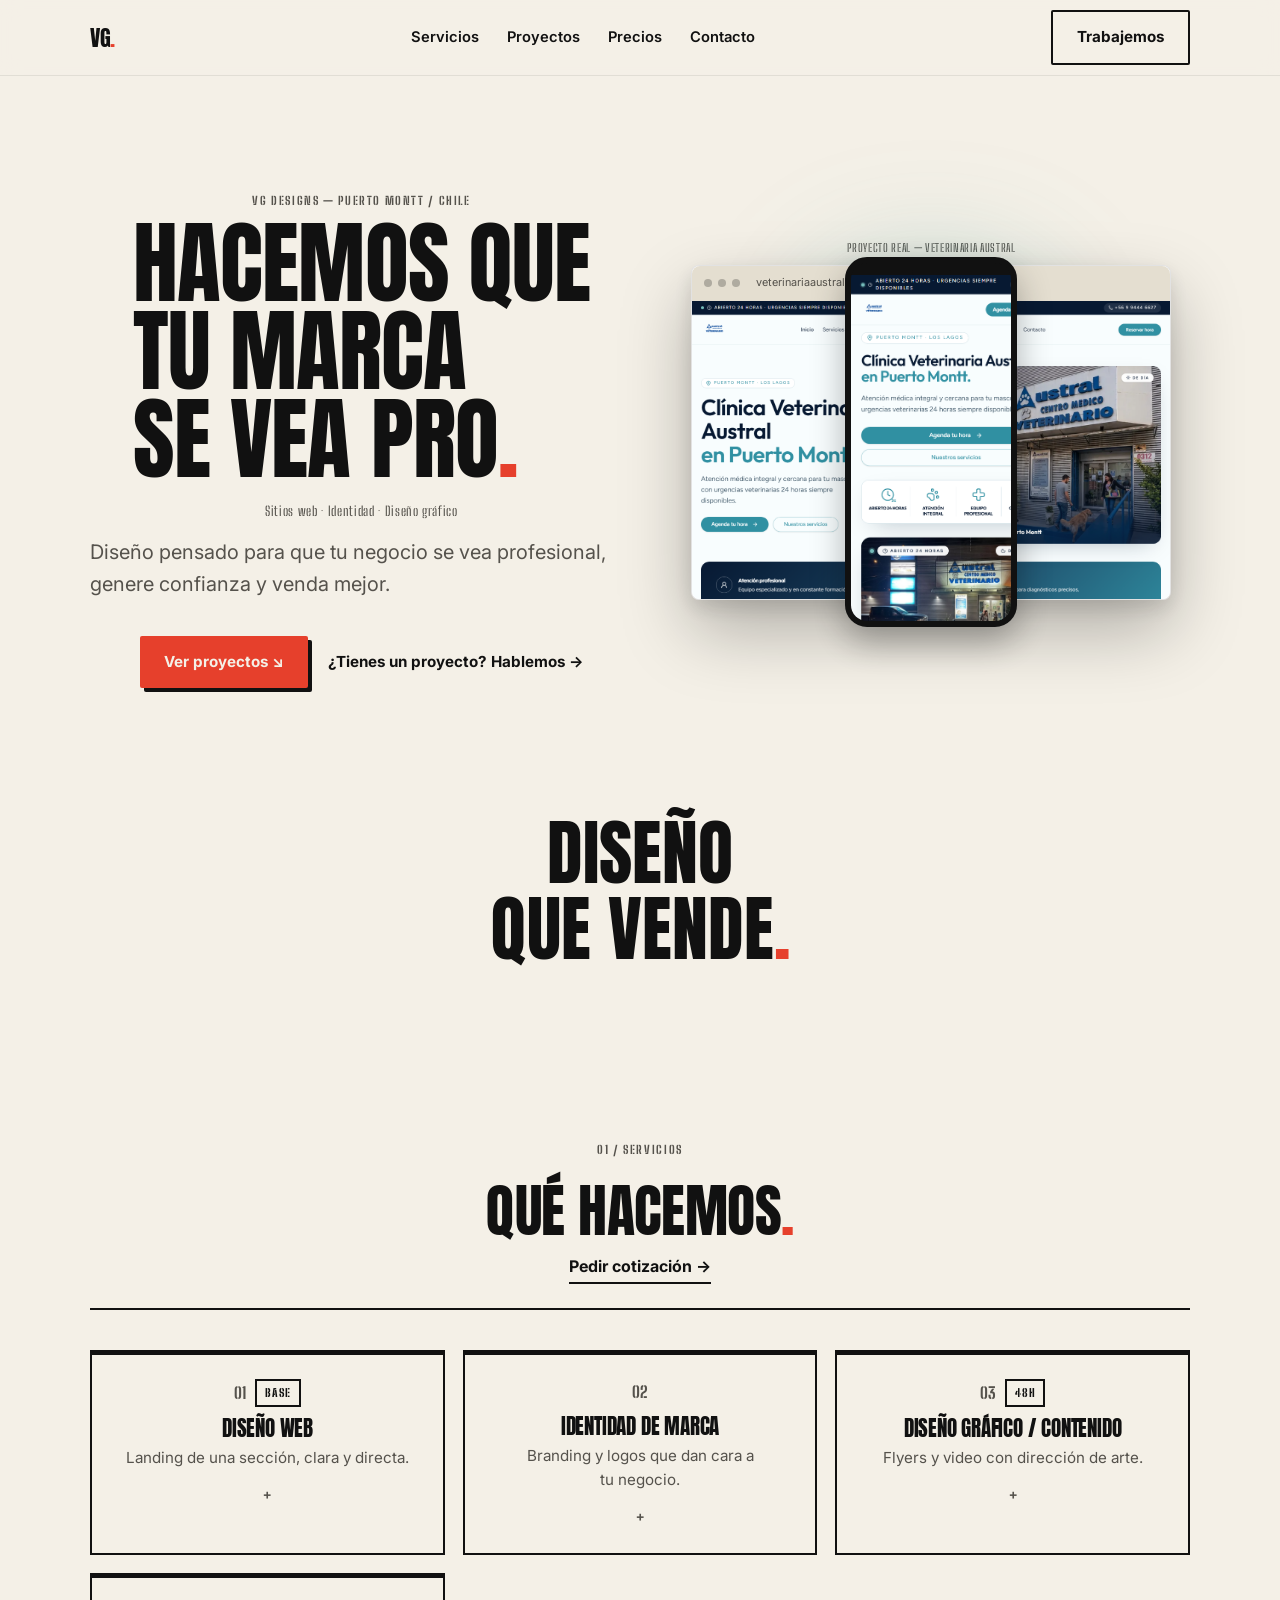
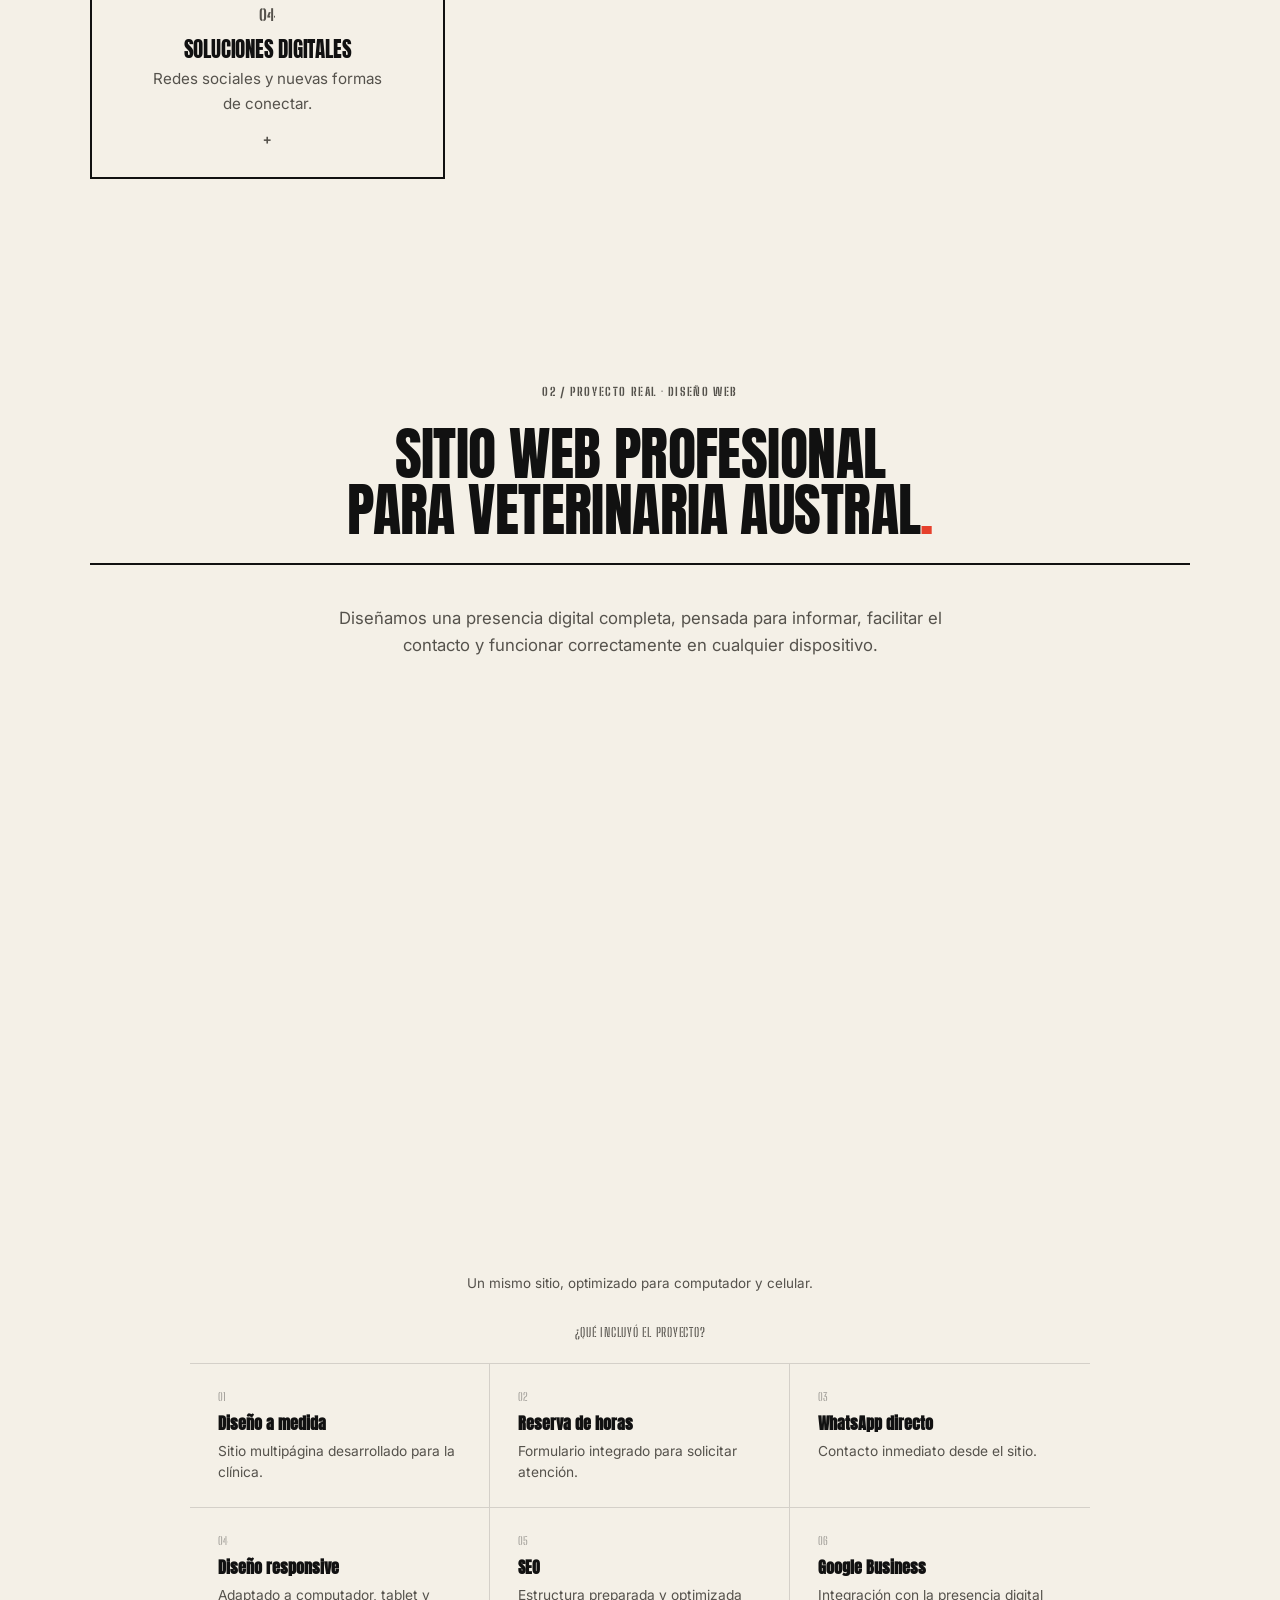
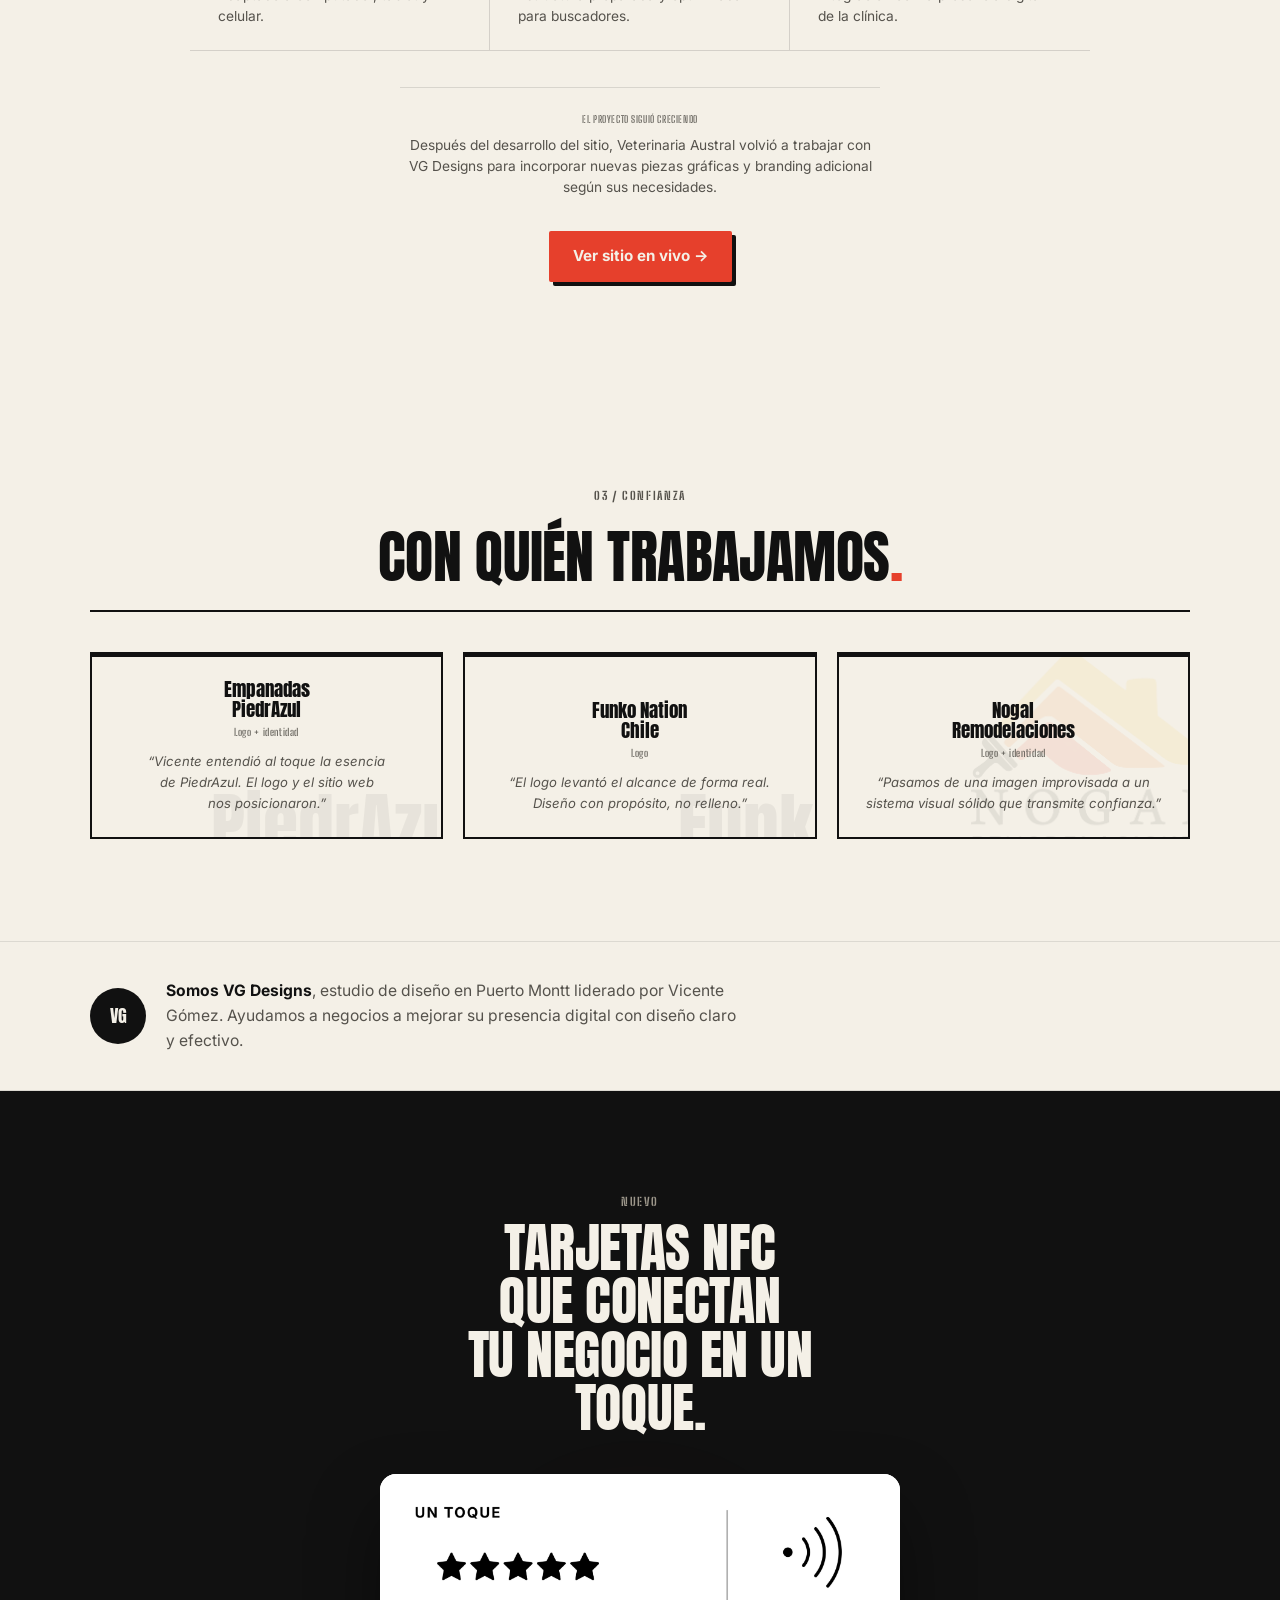
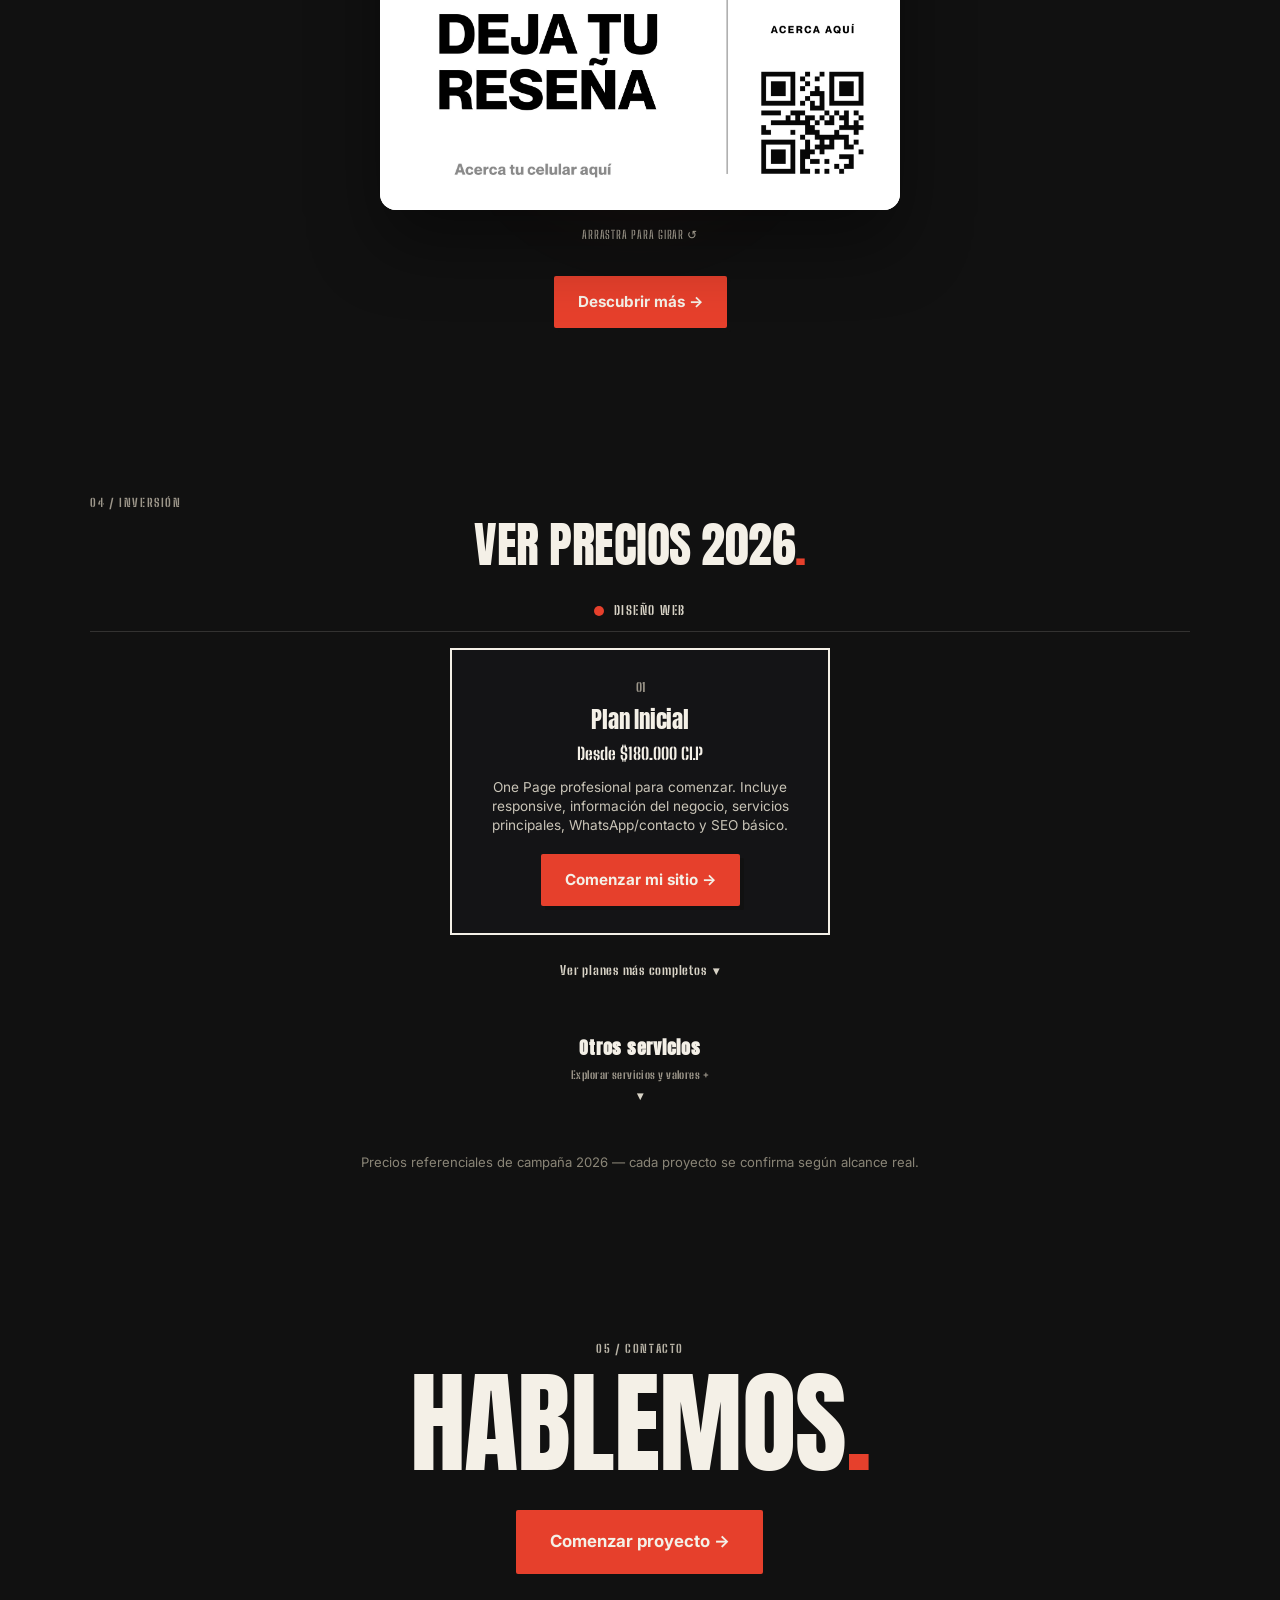
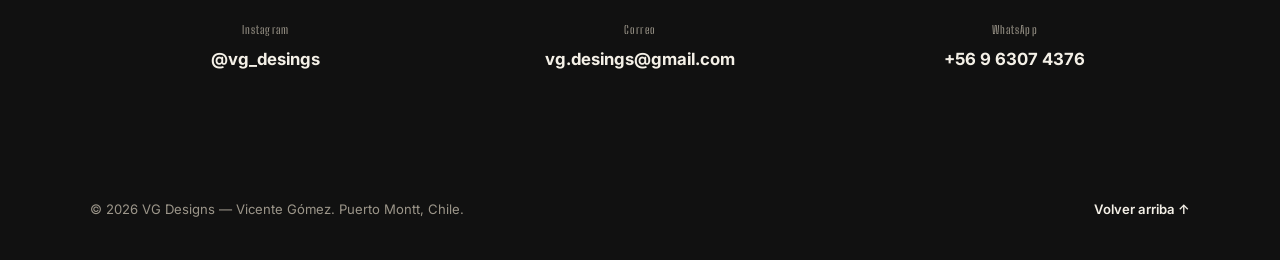
<file: index.html>
<!DOCTYPE html>
<html lang="es">
<head>
<meta charset="UTF-8">
<meta name="viewport" content="width=device-width, initial-scale=1, viewport-fit=cover">
<title>VG Designs — Vicente Gómez | Diseño web, logos, flyers y publicidad</title>
<meta name="description" content="Vicente Gómez (VG Designs), Puerto Montt. Diseño web, branding, logos, flyers, video y redes sociales para marcas que quieren notarse.">

<link rel="preconnect" href="https://fonts.googleapis.com">
<link rel="preconnect" href="https://fonts.gstatic.com" crossorigin>
<link rel="stylesheet" href="https://fonts.googleapis.com/css2?family=Anton&family=Big+Shoulders+Stencil:wght@600;800&family=Inter:wght@400;500;600;700;800&display=swap">

<link rel="icon" href="data:image/svg+xml,%3Csvg xmlns='http://www.w3.org/2000/svg' viewBox='0 0 100 100'%3E%3Crect width='100' height='100' fill='%230b0b0c'/%3E%3Ctext x='50' y='68' font-family='Arial,sans-serif' font-weight='900' font-size='58' fill='%23f5f1ea' text-anchor='middle'%3EVG%3C/text%3E%3Crect x='72' y='20' width='14' height='14' fill='%23e6402c'/%3E%3C/svg%3E">

<link rel="stylesheet" href="styles.css?v=20260918">
<noscript><style>.reveal{opacity:1!important;transform:none!important;}.splash{display:none!important;}</style></noscript>
</head>
<body>

<a class="skip-link" href="#contenido">Saltar al contenido</a>

<!-- ============== SPLASH ============== -->
<div class="splash" data-splash aria-hidden="true">
  <span class="splash-mark">VG<span class="dot">.</span></span>
</div>

<!-- ============== HEADER ============== -->
<header class="site-header" data-header>
  <div class="container header-inner">
    <a href="#inicio" class="logo">VG<span class="dot">.</span></a>

    <nav class="nav" data-nav>
      <a href="#servicios">Servicios</a>
      <a href="#proyectos">Proyectos</a>
      <a href="#precios">Precios</a>
      <a href="#contacto">Contacto</a>
    </nav>

    <a class="btn btn-outline header-cta" href="https://wa.me/56963074376?text=Hola%20Vicente%2C%20quiero%20cotizar%20un%20proyecto"
       target="_blank" rel="noopener">Trabajemos</a>

    <button class="nav-toggle" data-nav-toggle aria-label="Abrir menú" aria-expanded="false">
      <span></span><span></span><span></span>
    </button>
  </div>
</header>

<main id="contenido">

  <!-- ============== HERO ============== -->
  <section class="hero" id="inicio">
    <div class="container hero-inner">
      <div class="hero-copy">
        <p class="kicker reveal">VG DESIGNS — PUERTO MONTT / CHILE</p>
        <h1 class="hero-title reveal" data-split>HACEMOS QUE<br>TU MARCA<br>SE VEA PRO<span class="dot">.</span></h1>
        <p class="hero-tags reveal">Sitios web · Identidad · Diseño gráfico</p>
        <p class="hero-sub reveal">Diseño pensado para que tu negocio se vea profesional, genere confianza y venda mejor.</p>
        <div class="hero-actions reveal">
          <a class="btn btn-primary" data-magnetic href="#proyectos">Ver proyectos ↘</a>
          <a class="btn btn-ghost-light" data-magnetic href="https://wa.me/56963074376?text=Hola%20Vicente%2C%20quiero%20cotizar%20un%20proyecto" target="_blank" rel="noopener">¿Tienes un proyecto? Hablemos →</a>
        </div>
      </div>

      <!-- Prueba visual real — mismo mockup/imágenes que #proyectos, reutilizado tal cual -->
      <div class="hero-visual reveal" aria-hidden="true">
        <p class="hero-visual-label">Proyecto real — Veterinaria Austral</p>
        <div class="case-devices hero-devices">
          <div class="device-laptop-lg">
            <div class="device-laptop-screen">
              <div class="device-laptop-bar">
                <span></span><span></span><span></span>
                <i>veterinariaaustral.cl</i>
              </div>
              <div class="device-scroll-frame">
                <img class="device-scroll-img" src="assets/img/case-veterinaria-desktop.png" alt="">
                <span class="device-shine"></span>
              </div>
            </div>
            <div class="device-phone-wrap">
              <div class="device-phone-lg">
                <div class="device-phone-notch"></div>
                <div class="device-scroll-frame device-scroll-frame-sm">
                  <img class="device-scroll-img" src="assets/img/case-veterinaria-mobile.png" alt="">
                  <span class="device-shine"></span>
                </div>
              </div>
            </div>
          </div>
        </div>
      </div>
    </div>
  </section>

  <!-- ============== TRANSICIÓN ============== -->
  <section class="hero-transition">
    <div class="container">
      <p class="hero-transition-text reveal">DISEÑO<br>QUE VENDE<span class="dot">.</span></p>
    </div>
  </section>

  <!-- ============== SERVICIOS ============== -->
  <section class="section services" id="servicios">
    <div class="container">
      <div class="section-head">
        <p class="kicker reveal">01 / SERVICIOS</p>
        <h2 class="reveal">Qué hacemos<span class="dot">.</span></h2>
        <a class="link-arrow reveal" href="https://wa.me/56963074376?text=Hola%20Vicente%2C%20quiero%20pedir%20una%20cotizaci%C3%B3n" target="_blank" rel="noopener">Pedir cotización →</a>
      </div>

      <div class="service-grid" data-services>
        <details class="service-card reveal">
          <summary>
            <span class="service-top"><span class="service-n">01</span><span class="service-badge">BASE</span></span>
            <h3>Diseño Web</h3>
            <p class="service-teaser">Landing de una sección, clara y directa.</p>
          </summary>
          <div class="service-detail">
            <p>Un sitio de una sección para mostrar quién eres, qué haces y cómo contactarte — la puerta de entrada digital de tu negocio.</p>
          </div>
        </details>
        <details class="service-card reveal">
          <summary>
            <span class="service-top"><span class="service-n">02</span></span>
            <h3>Identidad de Marca</h3>
            <p class="service-teaser">Branding y logos que dan cara a tu negocio.</p>
          </summary>
          <div class="service-detail">
            <p>Sistema de marca completo (paleta, tipografía, manual de uso) y diseño de logos memorables construidos desde una idea sólida.</p>
          </div>
        </details>
        <details class="service-card reveal">
          <summary>
            <span class="service-top"><span class="service-n">03</span><span class="service-badge">48H</span></span>
            <h3>Diseño Gráfico / Contenido</h3>
            <p class="service-teaser">Flyers y video con dirección de arte.</p>
          </summary>
          <div class="service-detail">
            <p>Flyers con jerarquía clara y tipografía con carácter (entrega en 48h), más edición de video/reels para Instagram y TikTok.</p>
          </div>
        </details>
        <details class="service-card reveal">
          <summary>
            <span class="service-top"><span class="service-n">04</span></span>
            <h3>Soluciones Digitales</h3>
            <p class="service-teaser">Redes sociales y nuevas formas de conectar.</p>
          </summary>
          <div class="service-detail">
            <p>Contenido mensual con estética consistente para tus redes, y tarjetas NFC para compartir tu contacto con un solo toque.</p>
            <a class="link-arrow" href="/tarjetas-nfc">Conocer tarjetas NFC →</a>
          </div>
        </details>
      </div>
    </div>
  </section>

  <!-- ============== PROYECTOS / CASO DE ESTUDIO ============== -->
  <section class="section case-study" id="proyectos">
    <div class="container">
      <div class="section-head">
        <p class="kicker reveal">02 / PROYECTO REAL · DISEÑO WEB</p>
        <h2 class="reveal">Sitio web profesional<br>para Veterinaria Austral<span class="dot">.</span></h2>
      </div>

      <p class="case-lead reveal">Diseñamos una presencia digital completa, pensada para informar, facilitar el contacto y funcionar correctamente en cualquier dispositivo.</p>

      <!-- Mockup grande — protagonista. Capturas reales del sitio, con scroll automático dentro de cada pantalla -->
      <div class="case-devices reveal" aria-hidden="true">
        <div class="device-laptop-lg">
          <div class="device-laptop-screen">
            <div class="device-laptop-bar">
              <span></span><span></span><span></span>
              <i>veterinariaaustral.cl</i>
            </div>
            <div class="device-scroll-frame">
              <img class="device-scroll-img" src="assets/img/case-veterinaria-desktop.png" alt="">
              <span class="device-shine"></span>
            </div>
          </div>
          <div class="device-phone-wrap">
            <div class="device-phone-lg">
              <div class="device-phone-notch"></div>
              <div class="device-scroll-frame device-scroll-frame-sm">
                <img class="device-scroll-img" src="assets/img/case-veterinaria-mobile.png" alt="">
                <span class="device-shine"></span>
              </div>
            </div>
          </div>
        </div>
      </div>
      <p class="device-caption reveal">Un mismo sitio, optimizado para computador y celular.</p>

      <p class="case-grid-heading reveal">¿Qué incluyó el proyecto?</p>
      <ul class="case-grid reveal" data-stagger-group>
        <li class="stagger-item"><span class="case-grid-n">01</span><strong>Diseño a medida</strong><span>Sitio multipágina desarrollado para la clínica.</span></li>
        <li class="stagger-item"><span class="case-grid-n">02</span><strong>Reserva de horas</strong><span>Formulario integrado para solicitar atención.</span></li>
        <li class="stagger-item"><span class="case-grid-n">03</span><strong>WhatsApp directo</strong><span>Contacto inmediato desde el sitio.</span></li>
        <li class="stagger-item"><span class="case-grid-n">04</span><strong>Diseño responsive</strong><span>Adaptado a computador, tablet y celular.</span></li>
        <li class="stagger-item"><span class="case-grid-n">05</span><strong>SEO</strong><span>Estructura preparada y optimizada para buscadores.</span></li>
        <li class="stagger-item"><span class="case-grid-n">06</span><strong>Google Business</strong><span>Integración con la presencia digital de la clínica.</span></li>
      </ul>

      <div class="case-grew reveal">
        <p class="case-grew-kicker">El proyecto siguió creciendo</p>
        <p class="case-grew-text">Después del desarrollo del sitio, Veterinaria Austral volvió a trabajar con VG Designs para incorporar nuevas piezas gráficas y branding adicional según sus necesidades.</p>
      </div>

      <a class="btn btn-primary case-cta reveal" href="https://veterinariaaustral.cl" target="_blank" rel="noopener">Ver sitio en vivo →</a>
    </div>
  </section>

  <!-- ============== TESTIMONIOS / CLIENTES ============== -->
  <section class="section testimonials" id="testimonios">
    <div class="container">
      <div class="section-head">
        <p class="kicker reveal">03 / CONFIANZA</p>
        <h2 class="reveal">Con quién trabajamos<span class="dot">.</span></h2>
      </div>

      <div class="logo-grid" data-stagger-group>
        <article class="logo-card stagger-item" data-mark="PiedrAzul">
          <p class="logo-wordmark">Empanadas<br>PiedrAzul</p>
          <p class="logo-type">Logo + identidad</p>
          <p class="logo-quote">&ldquo;Vicente entendió al toque la esencia de PiedrAzul. El logo y el sitio web nos posicionaron.&rdquo;</p>
        </article>
        <article class="logo-card stagger-item" data-mark="Funko">
          <p class="logo-wordmark">Funko Nation<br>Chile</p>
          <p class="logo-type">Logo</p>
          <p class="logo-quote">&ldquo;El logo levantó el alcance de forma real. Diseño con propósito, no relleno.&rdquo;</p>
        </article>
        <article class="logo-card stagger-item has-logo-bg">
          <img class="logo-bg-img" src="assets/img/nogal-remodelaciones-logo.png" alt="" aria-hidden="true">
          <p class="logo-wordmark">Nogal<br>Remodelaciones</p>
          <p class="logo-type">Logo + identidad</p>
          <p class="logo-quote">&ldquo;Pasamos de una imagen improvisada a un sistema visual sólido que transmite confianza.&rdquo;</p>
        </article>
      </div>
    </div>
  </section>

  <!-- ============== QUIÉNES SOMOS (bloque chico) ============== -->
  <section class="about-strip reveal" id="sobre-nosotros">
    <div class="container about-strip-inner">
      <div class="about-avatar" aria-hidden="true"><span>VG</span></div>
      <p class="about-text"><strong>Somos VG Designs</strong>, estudio de diseño en Puerto Montt liderado por Vicente Gómez. Ayudamos a negocios a mejorar su presencia digital con diseño claro y efectivo.</p>
    </div>
  </section>

  <!-- ============== TEASER NFC ============== -->
  <section class="section nfc-teaser" id="nfc">
    <div class="container nfc-teaser-inner">
      <p class="kicker reveal">NUEVO</p>
      <h2 class="reveal">Tarjetas NFC que conectan<br>tu negocio en un toque.</h2>

      <div class="nfc-stage reveal">
        <div class="nfc-card-3d">
          <div class="nfc-card-inner" data-nfc-card tabindex="0" role="img" aria-label="Tarjeta NFC — arrastra o usa las flechas para girar y ver ambas caras">
            <div class="nfc-card-face nfc-card-front">
              <img src="assets/img/nfc-card-google.jpg" alt="Cara de la tarjeta NFC: reseñas de Google">
            </div>
            <div class="nfc-card-face nfc-card-back">
              <img src="assets/img/nfc-card-instagram.jpg" alt="Cara de la tarjeta NFC: Instagram">
            </div>
          </div>
        </div>
        <p class="nfc-drag-hint">Arrastra para girar ↺</p>
      </div>

      <a class="btn btn-primary reveal" data-magnetic href="/tarjetas-nfc">Descubrir más →</a>
    </div>
  </section>

  <!-- ============== PRECIOS 2026 ============== -->
  <section class="section pricing2026" id="precios">
    <div class="container">
      <p class="kicker reveal">04 / INVERSIÓN</p>
      <h2 class="reveal">Ver precios 2026<span class="dot">.</span></h2>

      <!-- Diseño Web — el plan de entrada, solo, sin competir visualmente -->
      <div class="price-group reveal">
        <div class="price-group-head"><i class="tag-dot"></i><span>DISEÑO WEB</span></div>

        <div class="price-cards-featured">
          <article class="price-card2 is-lead reveal">
            <span class="price-tag">01</span>
            <h4>Plan Inicial</h4>
            <p class="price-row"><span class="price-now">Desde $180.000 CLP</span></p>
            <p class="price-pitch">One Page profesional para comenzar. Incluye responsive, información del negocio, servicios principales, WhatsApp/contacto y SEO básico.</p>
            <a class="btn btn-primary" data-magnetic href="https://wa.me/56963074376?text=Hola%20Vicente%2C%20quiero%20comenzar%20mi%20sitio%20con%20el%20Plan%20Inicial" target="_blank" rel="noopener">Comenzar mi sitio →</a>
          </article>
        </div>

        <details class="price-more">
          <summary>Ver planes más completos</summary>
          <div class="price-cards price-cards-2" data-stagger-group>
            <article class="price-card2 is-recommended stagger-item">
              <span class="price-tag">02</span>
              <span class="discount-badge">RECOMENDADO</span>
              <h4>Profesional</h4>
              <p class="price-row"><span class="price-now">Desde $380.000 CLP</span></p>
              <p class="price-pitch">La mejor relación precio/servicio para una marca que quiere verse seria.</p>
              <ul>
                <li>Sitio multipágina</li>
                <li>Formularios de contacto</li>
                <li>SEO optimizado + Analytics</li>
                <li>Integraciones a medida</li>
                <li>Secciones personalizadas</li>
              </ul>
              <a class="price-cta" href="https://wa.me/56963074376?text=Hola%20Vicente%2C%20quiero%20cotizar%20el%20Plan%20Profesional" target="_blank" rel="noopener">Reservar cupo →</a>
            </article>
            <article class="price-card2 stagger-item">
              <span class="price-tag">03</span>
              <h4>Premium</h4>
              <p class="price-row"><span class="price-now">Desde $620.000 CLP</span></p>
              <p class="price-pitch">Sitio avanzado con máxima personalización y funcionalidades a medida.</p>
              <ul>
                <li>Personalización avanzada</li>
                <li>Integraciones avanzadas</li>
                <li>SEO avanzado</li>
                <li>Funcionalidades a medida</li>
              </ul>
              <a class="price-cta" href="https://wa.me/56963074376?text=Hola%20Vicente%2C%20quiero%20cotizar%20el%20Plan%20Premium" target="_blank" rel="noopener">Reservar cupo →</a>
            </article>
          </div>
        </details>
      </div>

      <!-- Resto de servicios — escondidos hasta que el visitante quiera investigarlos -->
      <details class="price-more price-more-secondary reveal">
        <summary>
          <span class="price-more-title">Otros servicios</span>
          <span class="price-more-sub">Explorar servicios y valores +</span>
        </summary>
      <div class="price-secondary">
        <div class="price-group reveal">
          <div class="price-group-head"><i class="tag-dot"></i><span>IDENTIDAD &amp; MARCA</span></div>
          <div class="price-cards price-cards-2" data-stagger-group>
            <article class="price-card2 stagger-item">
              <span class="price-tag">02</span>
              <span class="discount-badge">-25%</span>
              <h4>Branding</h4>
              <p class="price-row"><span class="price-now">$160.000</span><span class="price-old">$220.000</span></p>
              <ul>
                <li>Logo principal + variantes</li>
                <li>Paleta y tipografía</li>
                <li>Manual básico PDF</li>
              </ul>
              <a class="price-cta" href="https://wa.me/56963074376?text=Hola%20Vicente%2C%20quiero%20reservar%20cupo%20para%20Branding" target="_blank" rel="noopener">Reservar cupo →</a>
            </article>
            <article class="price-card2 stagger-item">
              <span class="price-tag">03</span>
              <span class="discount-badge">-30%</span>
              <h4>Logos</h4>
              <p class="price-row"><span class="price-now">$55.000</span><span class="price-old">$80.000</span></p>
              <ul>
                <li>2 propuestas</li>
                <li>3 rondas de cambios</li>
                <li>Archivos vectoriales</li>
              </ul>
              <a class="price-cta" href="https://wa.me/56963074376?text=Hola%20Vicente%2C%20quiero%20reservar%20cupo%20para%20un%20Logo" target="_blank" rel="noopener">Reservar cupo →</a>
            </article>
          </div>
        </div>

        <div class="price-group reveal">
          <div class="price-group-head"><i class="tag-dot"></i><span>CONTENIDO</span></div>
          <div class="price-cards price-cards-2" data-stagger-group>
            <article class="price-card2 stagger-item">
              <span class="price-tag">04</span>
              <span class="discount-badge">-35%</span>
              <h4>Flyers</h4>
              <p class="price-row"><span class="price-now">$19.000</span><span class="price-old">$30.000</span></p>
              <ul>
                <li>Diseño en 48h</li>
                <li>Formato print + redes</li>
                <li>2 correcciones</li>
              </ul>
              <a class="price-cta" href="https://wa.me/56963074376?text=Hola%20Vicente%2C%20quiero%20reservar%20cupo%20para%20Flyers" target="_blank" rel="noopener">Reservar cupo →</a>
            </article>
            <article class="price-card2 stagger-item">
              <span class="price-tag">05</span>
              <span class="discount-badge">-35%</span>
              <h4>Video / Reels</h4>
              <p class="price-row"><span class="price-now">$39.000</span><span class="price-old">$60.000</span></p>
              <ul>
                <li>Reel hasta 60s</li>
                <li>Música + subtítulos</li>
                <li>Color grading</li>
              </ul>
              <a class="price-cta" href="https://wa.me/56963074376?text=Hola%20Vicente%2C%20quiero%20reservar%20cupo%20para%20Video%20%2F%20Reels" target="_blank" rel="noopener">Reservar cupo →</a>
            </article>
          </div>
        </div>

        <div class="combo-block reveal">
          <p class="combo-label">Combos con descuento extra</p>
          <div class="combo-grid" data-stagger-group>
            <article class="combo-card stagger-item">
              <h4>Pack Marca</h4>
              <p class="combo-desc">Logo + Branding + 3 Flyers</p>
              <p class="price-row"><span class="price-now">$220.000</span><span class="price-old">$297.000</span></p>
              <a class="price-cta" href="https://wa.me/56963074376?text=Hola%20Vicente%2C%20quiero%20reservar%20el%20Pack%20Marca" target="_blank" rel="noopener">Reservar cupo →</a>
            </article>
            <article class="combo-card stagger-item">
              <h4>Pack Digital</h4>
              <p class="combo-desc">Diseño Web + Logo + 4 Reels</p>
              <p class="price-row"><span class="price-now">$420.000</span><span class="price-old">$611.000</span></p>
              <a class="price-cta" href="https://wa.me/56963074376?text=Hola%20Vicente%2C%20quiero%20reservar%20el%20Pack%20Digital" target="_blank" rel="noopener">Reservar cupo →</a>
            </article>
            <article class="combo-card stagger-item">
              <h4>Pack Total</h4>
              <p class="combo-desc">Web + Branding + Redes Sociales (1 mes)</p>
              <p class="price-row"><span class="price-now">$480.000</span><span class="price-old">$730.000</span></p>
              <a class="price-cta" href="https://wa.me/56963074376?text=Hola%20Vicente%2C%20quiero%20reservar%20el%20Pack%20Total" target="_blank" rel="noopener">Reservar cupo →</a>
            </article>
          </div>
        </div>

        <div class="price-group reveal">
          <div class="price-group-head"><i class="tag-dot"></i><span>OTROS</span></div>
          <p class="price-inline-item"><strong>Redes Sociales</strong> — Contenido mensual con estética consistente. <em>Cotización según plan.</em> <a class="price-cta" href="https://wa.me/56963074376?text=Hola%20Vicente%2C%20quiero%20cotizar%20Redes%20Sociales" target="_blank" rel="noopener">Cotizar →</a></p>
        </div>
      </div>
      </details>

      <p class="pricing-note reveal">Precios referenciales de campaña 2026 — cada proyecto se confirma según alcance real.</p>
    </div>
  </section>

  <!-- ============== CONTACTO ============== -->
  <section class="section contact" id="contacto">
    <div class="container">
      <p class="kicker reveal">05 / CONTACTO</p>
      <h2 class="contact-title reveal">HABLEMOS<span class="dot">.</span></h2>

      <a class="btn btn-primary btn-lg reveal" data-magnetic href="https://wa.me/56963074376?text=Hola%20Vicente%2C%20quiero%20empezar%20un%20proyecto" target="_blank" rel="noopener">Comenzar proyecto →</a>

      <div class="contact-grid reveal">
        <div>
          <p class="contact-label">Instagram</p>
          <a href="https://instagram.com/vg_desings" target="_blank" rel="noopener">@vg_desings</a>
        </div>
        <div>
          <p class="contact-label">Correo</p>
          <a href="mailto:vg.desings@gmail.com">vg.desings@gmail.com</a>
        </div>
        <div>
          <p class="contact-label">WhatsApp</p>
          <a href="https://wa.me/56963074376" target="_blank" rel="noopener">+56 9 6307 4376</a>
        </div>
      </div>
    </div>
  </section>

</main>

<footer class="site-footer">
  <div class="container footer-inner">
    <p>© 2026 VG Designs — Vicente Gómez. Puerto Montt, Chile.</p>
    <a href="#inicio">Volver arriba ↑</a>
  </div>
</footer>

<div class="cursor" data-cursor aria-hidden="true">
  <span class="cursor-dot"></span>
  <span class="cursor-ring"></span>
</div>

<script defer src="lib/gsap.min.js"></script>
<script defer src="lib/ScrollTrigger.min.js"></script>
<script defer src="lib/manifest.js"></script>
<script defer src="main.js?v=20260918"></script>
</body>
</html>
</file>
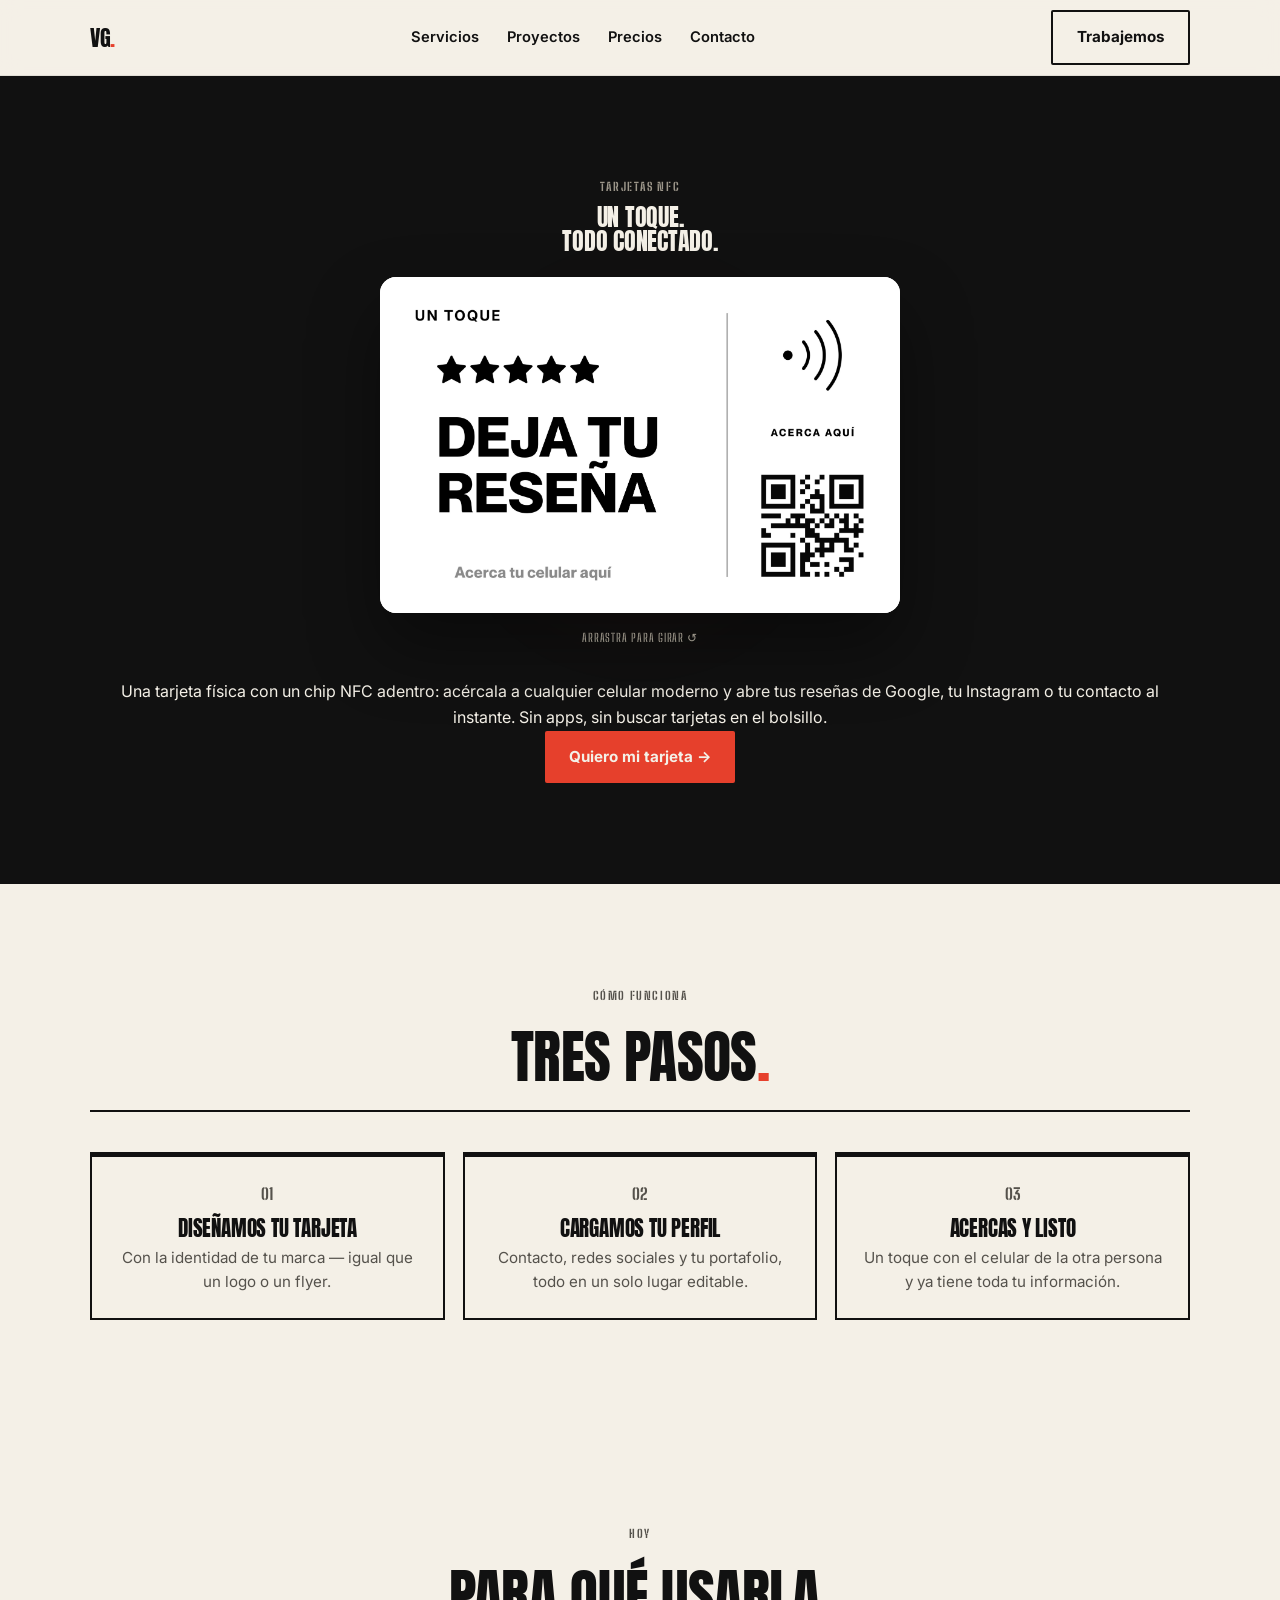
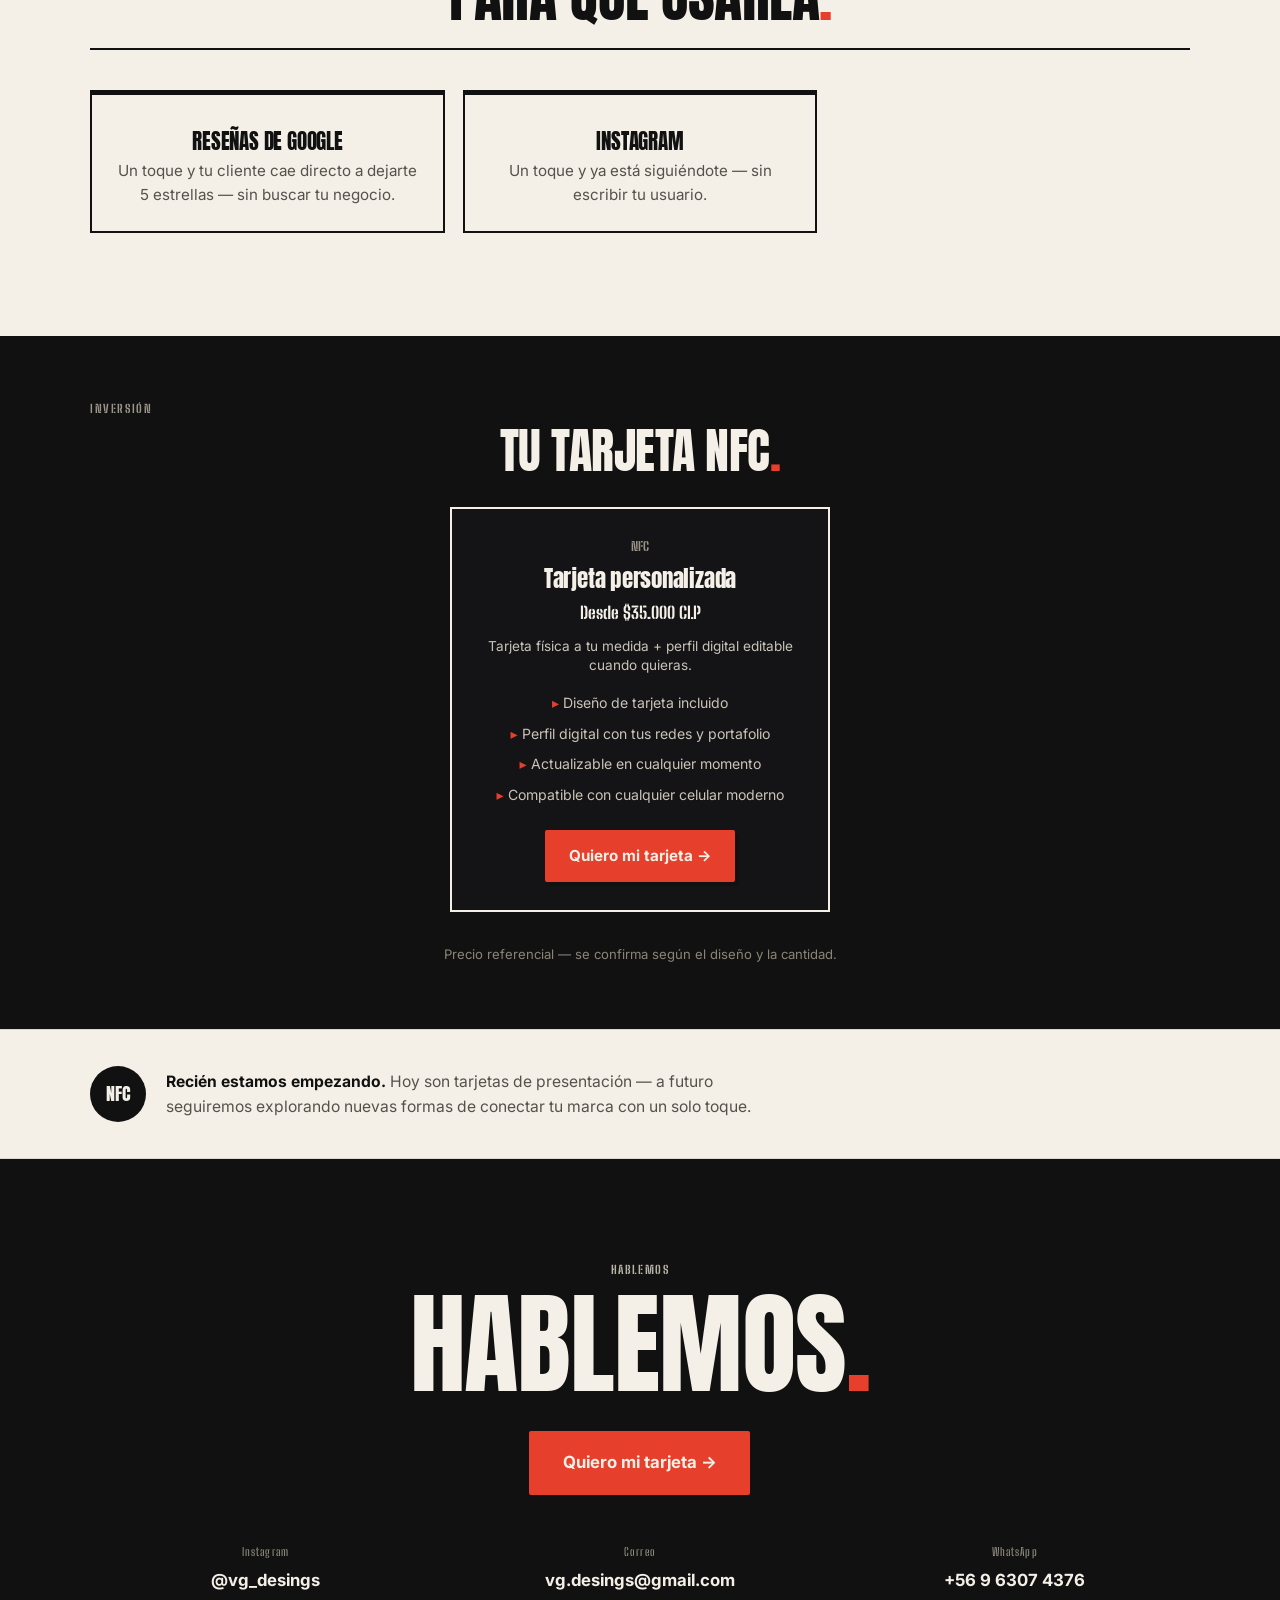
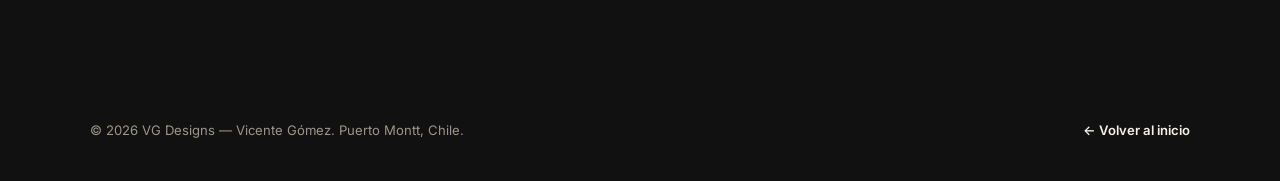
<file: tarjetas-nfc.html>
<!DOCTYPE html>
<html lang="es">
<head>
<meta charset="UTF-8">
<meta name="viewport" content="width=device-width, initial-scale=1, viewport-fit=cover">
<title>Tarjetas NFC — VG Designs | Un toque, todo conectado</title>
<meta name="description" content="Tarjetas de presentación NFC de VG Designs: comparte tu contacto y portafolio con un solo toque, sin apps.">

<link rel="preconnect" href="https://fonts.googleapis.com">
<link rel="preconnect" href="https://fonts.gstatic.com" crossorigin>
<link rel="stylesheet" href="https://fonts.googleapis.com/css2?family=Anton&family=Big+Shoulders+Stencil:wght@600;800&family=Inter:wght@400;500;600;700;800&display=swap">

<link rel="icon" href="data:image/svg+xml,%3Csvg xmlns='http://www.w3.org/2000/svg' viewBox='0 0 100 100'%3E%3Crect width='100' height='100' fill='%230b0b0c'/%3E%3Ctext x='50' y='68' font-family='Arial,sans-serif' font-weight='900' font-size='58' fill='%23f5f1ea' text-anchor='middle'%3EVG%3C/text%3E%3Crect x='72' y='20' width='14' height='14' fill='%23e6402c'/%3E%3C/svg%3E">

<link rel="stylesheet" href="styles.css?v=20260918">
<noscript><style>.reveal{opacity:1!important;transform:none!important;}.splash{display:none!important;}</style></noscript>
</head>
<body>

<a class="skip-link" href="#contenido">Saltar al contenido</a>

<div class="splash" data-splash aria-hidden="true">
  <span class="splash-mark">VG<span class="dot">.</span></span>
</div>

<header class="site-header" data-header>
  <div class="container header-inner">
    <a href="index.html" class="logo">VG<span class="dot">.</span></a>

    <nav class="nav" data-nav>
      <a href="index.html#servicios">Servicios</a>
      <a href="index.html#proyectos">Proyectos</a>
      <a href="index.html#precios">Precios</a>
      <a href="index.html#contacto">Contacto</a>
    </nav>

    <a class="btn btn-outline header-cta" href="https://wa.me/56963074376?text=Hola%20Vicente%2C%20quiero%20mi%20tarjeta%20NFC"
       target="_blank" rel="noopener">Trabajemos</a>

    <button class="nav-toggle" data-nav-toggle aria-label="Abrir menú" aria-expanded="false">
      <span></span><span></span><span></span>
    </button>
  </div>
</header>

<main id="contenido">

  <!-- ============== INTRO ============== -->
  <section class="section nfc-teaser" id="nfc-inicio">
    <div class="container nfc-teaser-inner">
      <p class="kicker reveal">TARJETAS NFC</p>
      <h1 class="reveal">UN TOQUE.<br>TODO CONECTADO.</h1>

      <div class="nfc-stage reveal">
        <div class="nfc-card-3d">
          <div class="nfc-card-inner" data-nfc-card tabindex="0" role="img" aria-label="Tarjeta NFC — arrastra o usa las flechas para girar y ver ambas caras">
            <div class="nfc-card-face nfc-card-front">
              <img src="assets/img/nfc-card-google.jpg" alt="Cara de la tarjeta NFC: reseñas de Google">
            </div>
            <div class="nfc-card-face nfc-card-back">
              <img src="assets/img/nfc-card-instagram.jpg" alt="Cara de la tarjeta NFC: Instagram">
            </div>
          </div>
        </div>
        <p class="nfc-drag-hint">Arrastra para girar ↺</p>
      </div>

      <p class="nfc-teaser-sub reveal">Una tarjeta física con un chip NFC adentro: acércala a cualquier celular moderno y abre tus reseñas de Google, tu Instagram o tu contacto al instante. Sin apps, sin buscar tarjetas en el bolsillo.</p>
      <a class="btn btn-primary reveal" data-magnetic href="https://wa.me/56963074376?text=Hola%20Vicente%2C%20quiero%20mi%20tarjeta%20NFC" target="_blank" rel="noopener">Quiero mi tarjeta →</a>
    </div>
  </section>

  <!-- ============== CÓMO FUNCIONA ============== -->
  <section class="section services" id="como-funciona">
    <div class="container">
      <div class="section-head">
        <p class="kicker reveal">CÓMO FUNCIONA</p>
        <h2 class="reveal">Tres pasos<span class="dot">.</span></h2>
      </div>

      <div class="service-grid">
        <article class="service-card reveal">
          <div class="service-top"><span class="service-n">01</span></div>
          <h3>Diseñamos tu tarjeta</h3>
          <p>Con la identidad de tu marca — igual que un logo o un flyer.</p>
        </article>
        <article class="service-card reveal">
          <div class="service-top"><span class="service-n">02</span></div>
          <h3>Cargamos tu perfil</h3>
          <p>Contacto, redes sociales y tu portafolio, todo en un solo lugar editable.</p>
        </article>
        <article class="service-card reveal">
          <div class="service-top"><span class="service-n">03</span></div>
          <h3>Acercas y listo</h3>
          <p>Un toque con el celular de la otra persona y ya tiene toda tu información.</p>
        </article>
      </div>
    </div>
  </section>

  <!-- ============== USOS ============== -->
  <section class="section services" id="usos">
    <div class="container">
      <div class="section-head">
        <p class="kicker reveal">HOY</p>
        <h2 class="reveal">Para qué usarla<span class="dot">.</span></h2>
      </div>

      <div class="service-grid">
        <article class="service-card reveal">
          <h3>Reseñas de Google</h3>
          <p>Un toque y tu cliente cae directo a dejarte 5 estrellas — sin buscar tu negocio.</p>
        </article>
        <article class="service-card reveal">
          <h3>Instagram</h3>
          <p>Un toque y ya está siguiéndote — sin escribir tu usuario.</p>
        </article>
      </div>
    </div>
  </section>

  <!-- ============== PRECIO ============== -->
  <section class="section pricing2026" id="nfc-precio">
    <div class="container">
      <p class="kicker reveal">INVERSIÓN</p>
      <h2 class="reveal">Tu tarjeta NFC<span class="dot">.</span></h2>

      <div class="price-cards-featured">
        <article class="price-card2 is-lead reveal">
          <span class="price-tag">NFC</span>
          <h4>Tarjeta personalizada</h4>
          <p class="price-row"><span class="price-now">Desde $35.000 CLP</span></p>
          <p class="price-pitch">Tarjeta física a tu medida + perfil digital editable cuando quieras.</p>
          <ul>
            <li>Diseño de tarjeta incluido</li>
            <li>Perfil digital con tus redes y portafolio</li>
            <li>Actualizable en cualquier momento</li>
            <li>Compatible con cualquier celular moderno</li>
          </ul>
          <a class="btn btn-primary" data-magnetic href="https://wa.me/56963074376?text=Hola%20Vicente%2C%20quiero%20mi%20tarjeta%20NFC" target="_blank" rel="noopener">Quiero mi tarjeta →</a>
        </article>
      </div>
      <p class="pricing-note reveal">Precio referencial — se confirma según el diseño y la cantidad.</p>
    </div>
  </section>

  <!-- ============== MÁS ALLÁ DE LA TARJETA ============== -->
  <section class="about-strip reveal" id="nfc-futuro">
    <div class="container about-strip-inner">
      <div class="about-avatar" aria-hidden="true"><span>NFC</span></div>
      <p class="about-text"><strong>Recién estamos empezando.</strong> Hoy son tarjetas de presentación — a futuro seguiremos explorando nuevas formas de conectar tu marca con un solo toque.</p>
    </div>
  </section>

  <!-- ============== CONTACTO ============== -->
  <section class="section contact" id="contacto">
    <div class="container">
      <p class="kicker reveal">HABLEMOS</p>
      <h2 class="contact-title reveal">HABLEMOS<span class="dot">.</span></h2>

      <a class="btn btn-primary btn-lg reveal" data-magnetic href="https://wa.me/56963074376?text=Hola%20Vicente%2C%20quiero%20mi%20tarjeta%20NFC" target="_blank" rel="noopener">Quiero mi tarjeta →</a>

      <div class="contact-grid reveal">
        <div>
          <p class="contact-label">Instagram</p>
          <a href="https://instagram.com/vg_desings" target="_blank" rel="noopener">@vg_desings</a>
        </div>
        <div>
          <p class="contact-label">Correo</p>
          <a href="mailto:vg.desings@gmail.com">vg.desings@gmail.com</a>
        </div>
        <div>
          <p class="contact-label">WhatsApp</p>
          <a href="https://wa.me/56963074376" target="_blank" rel="noopener">+56 9 6307 4376</a>
        </div>
      </div>
    </div>
  </section>

</main>

<footer class="site-footer">
  <div class="container footer-inner">
    <p>© 2026 VG Designs — Vicente Gómez. Puerto Montt, Chile.</p>
    <a href="index.html">← Volver al inicio</a>
  </div>
</footer>

<div class="cursor" data-cursor aria-hidden="true">
  <span class="cursor-dot"></span>
  <span class="cursor-ring"></span>
</div>

<script defer src="lib/gsap.min.js"></script>
<script defer src="lib/ScrollTrigger.min.js"></script>
<script defer src="lib/manifest.js"></script>
<script defer src="main.js?v=20260918"></script>
</body>
</html>
</file>
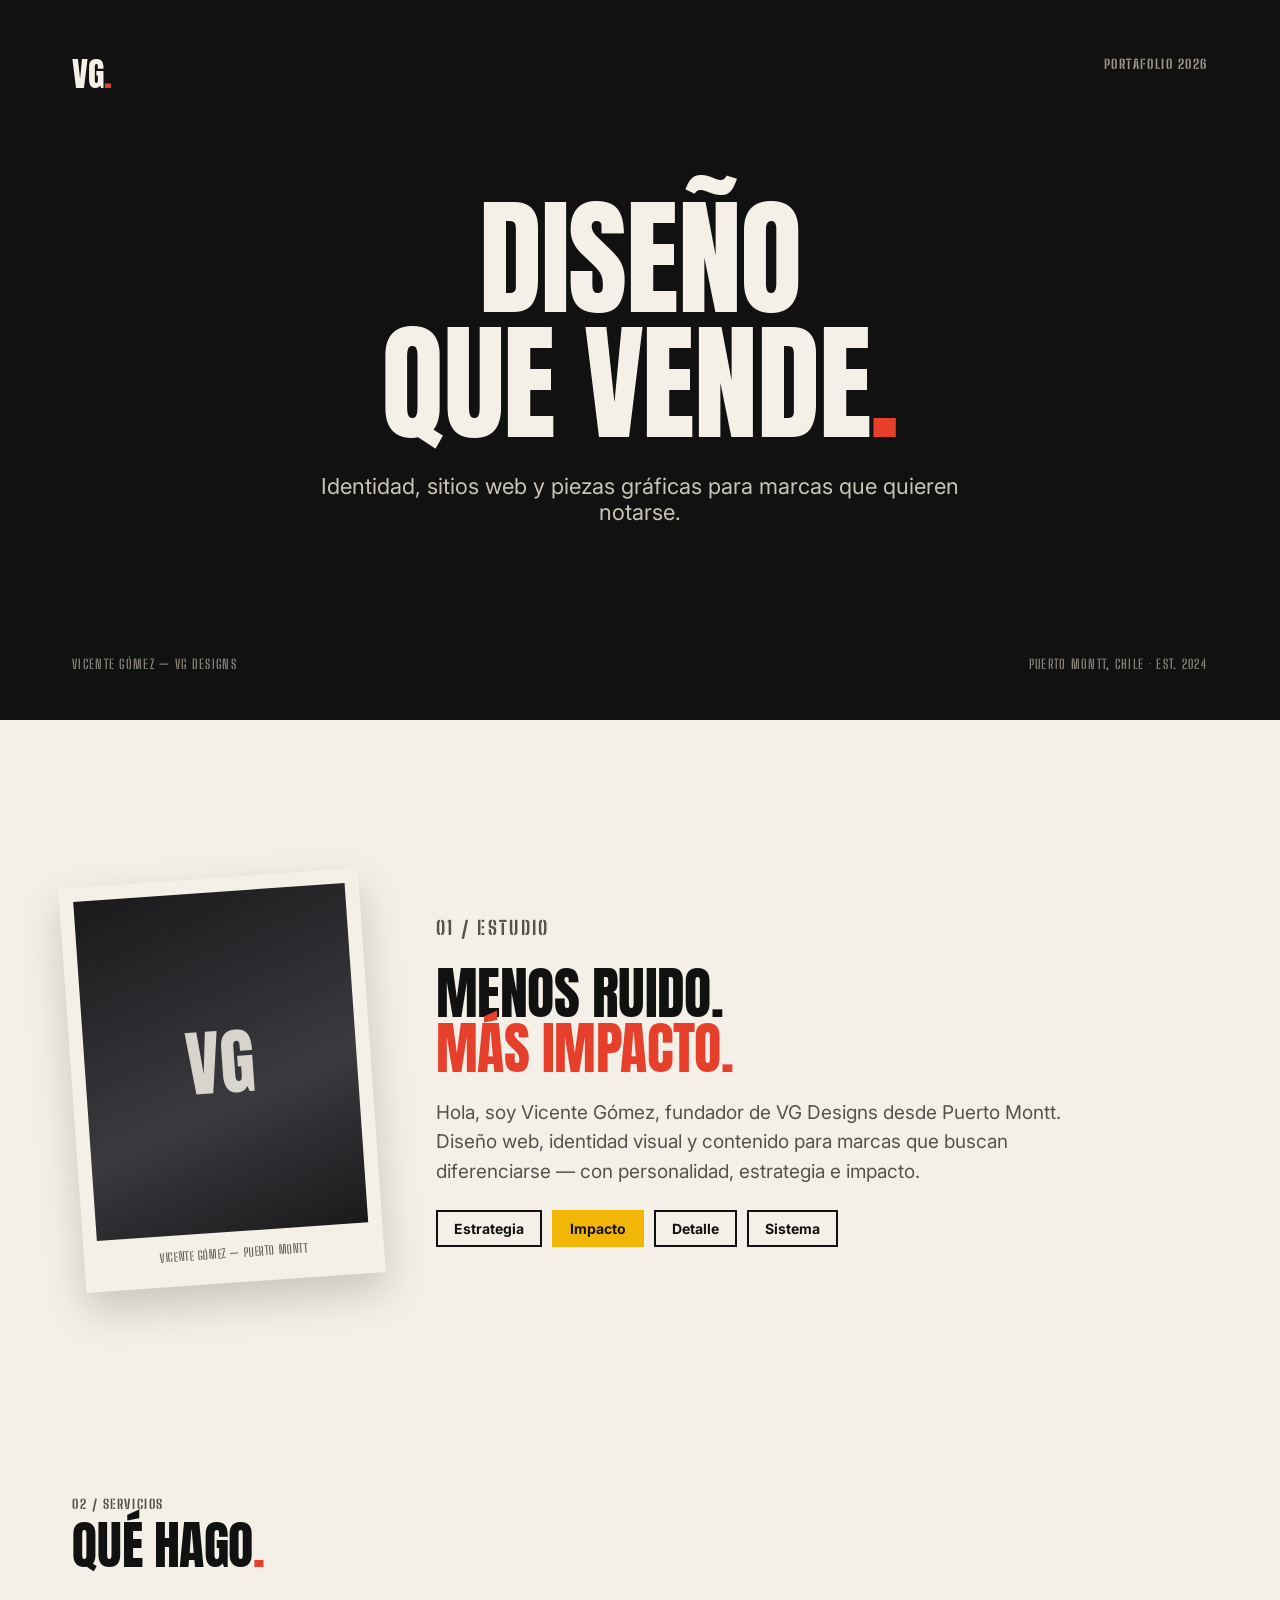
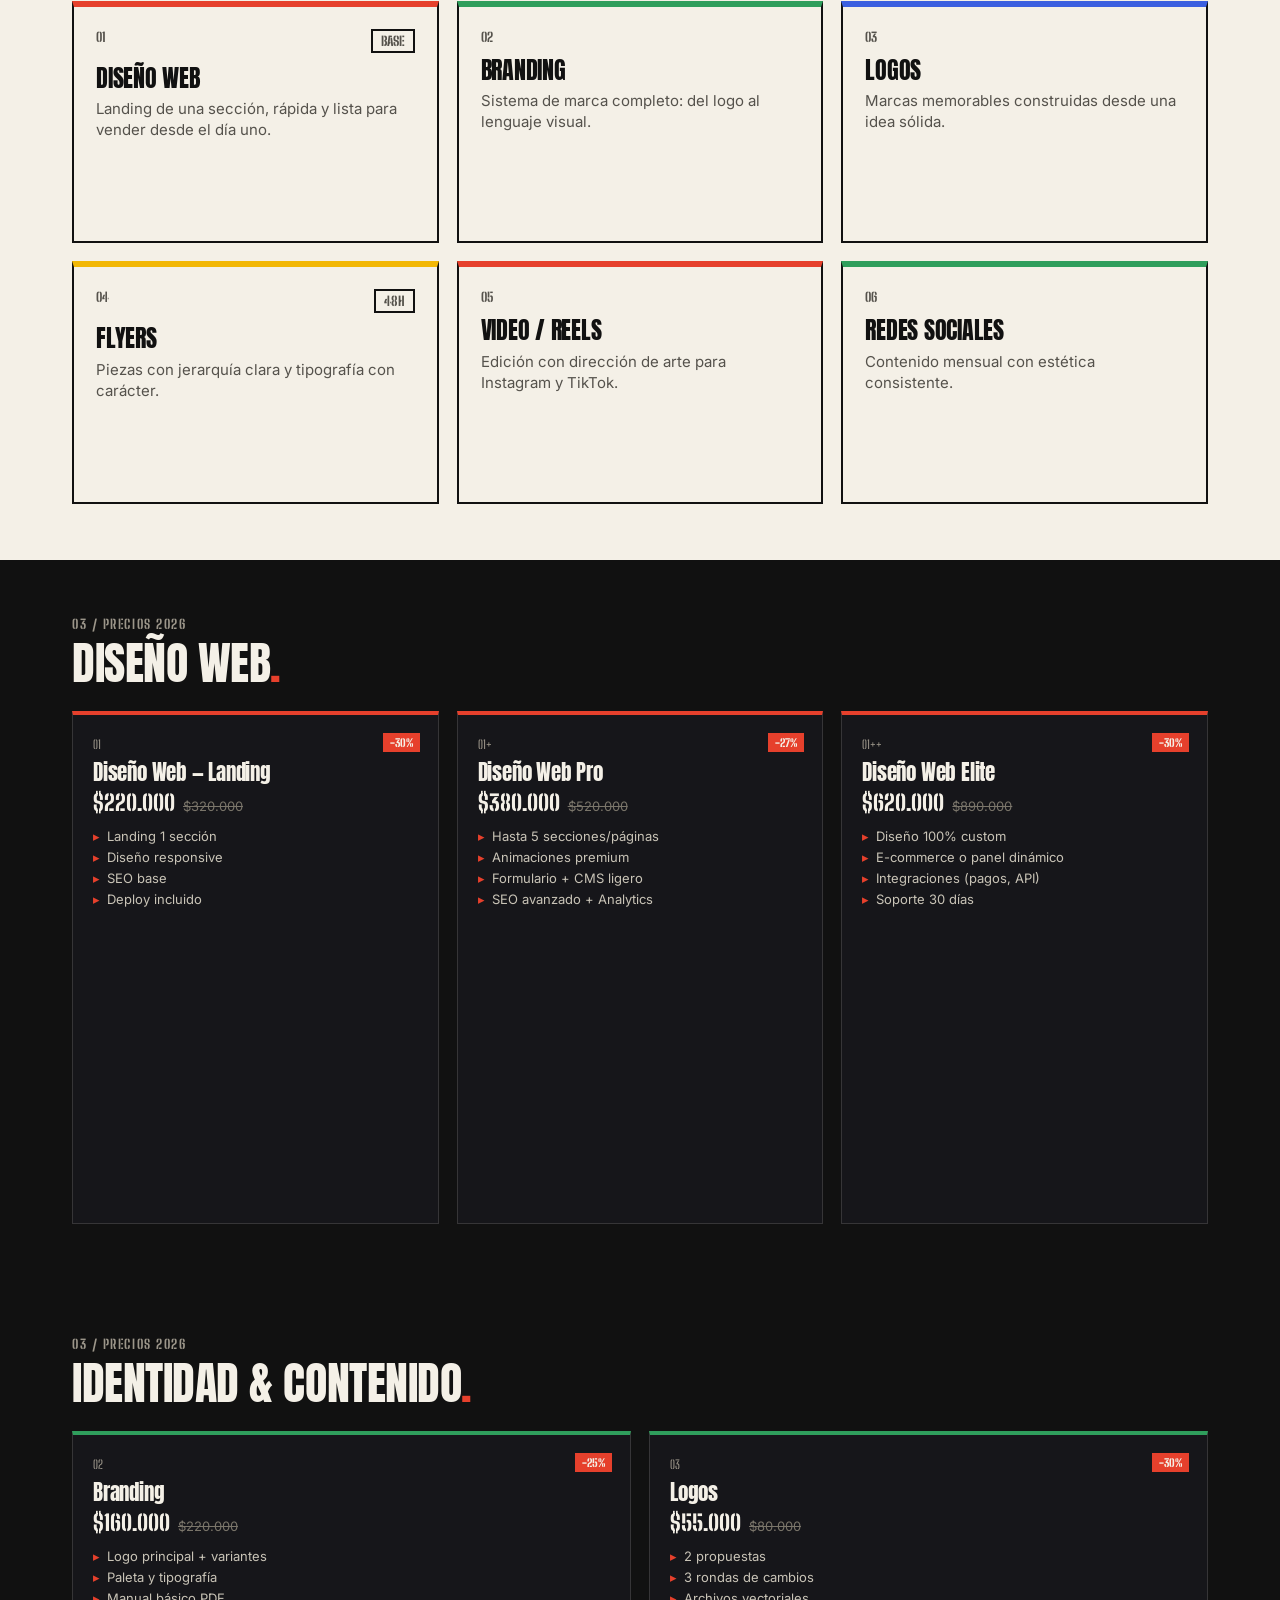
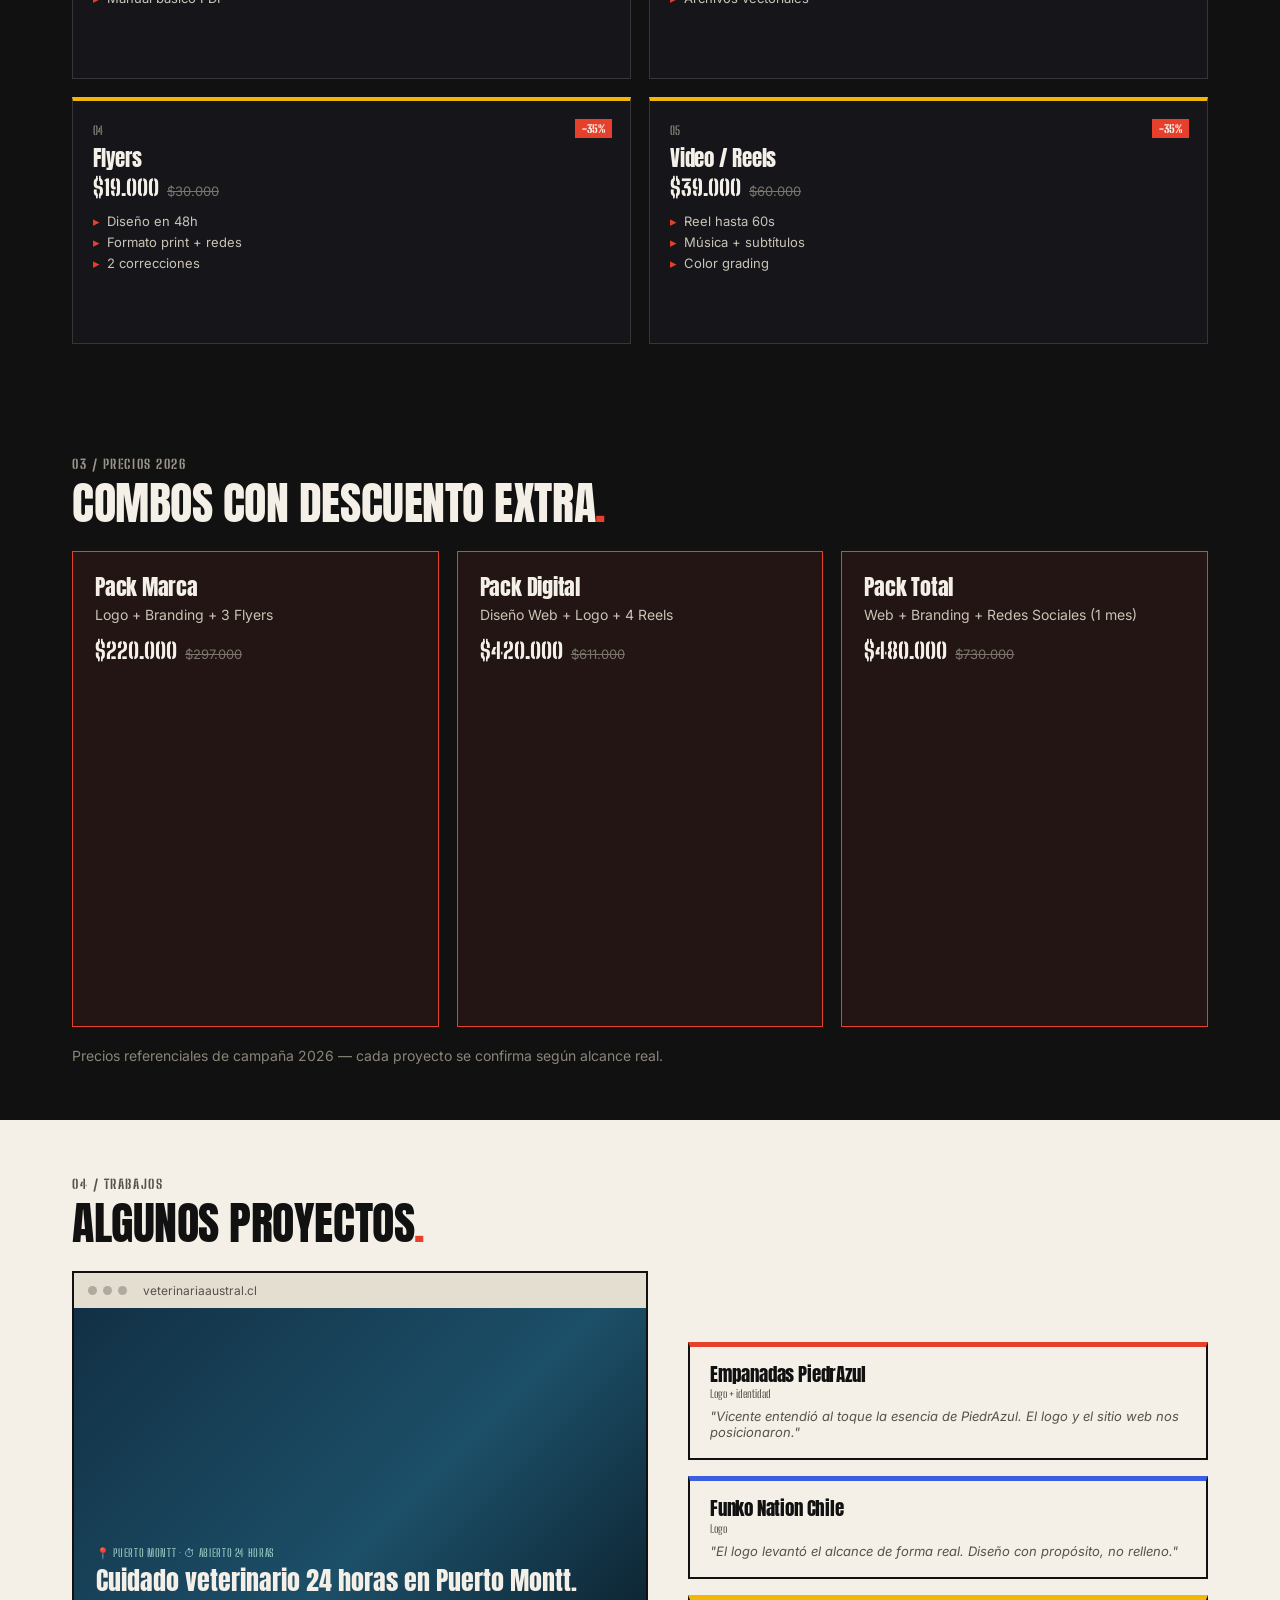
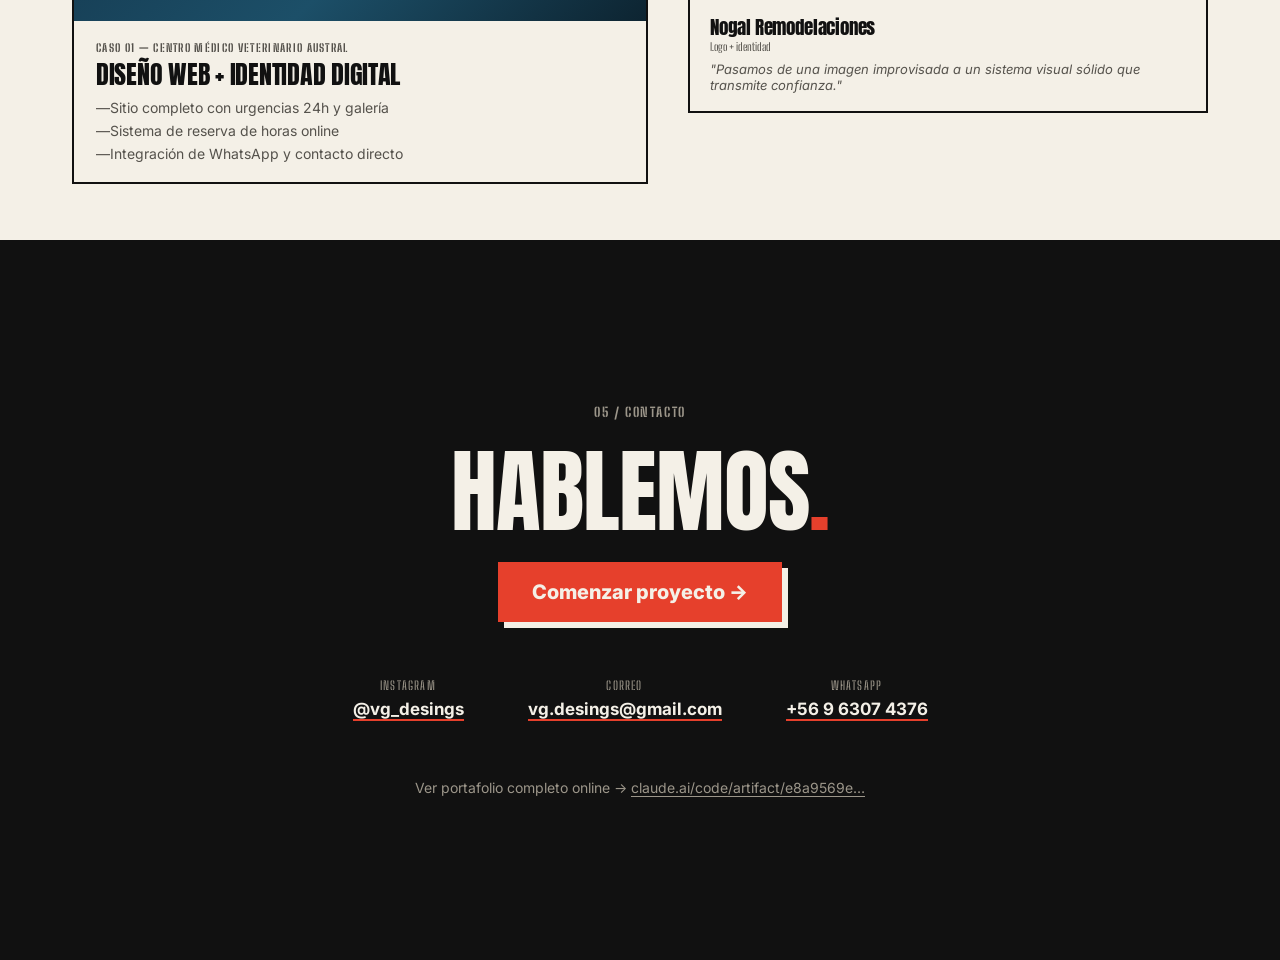
<file: portafolio-pdf/deck.html>
<!DOCTYPE html>
<html lang="es">
<head>
<meta charset="UTF-8">
<title>VG Designs — Portafolio 2026</title>
<link rel="preconnect" href="https://fonts.googleapis.com">
<link rel="preconnect" href="https://fonts.gstatic.com" crossorigin>
<link rel="stylesheet" href="https://fonts.googleapis.com/css2?family=Anton&family=Big+Shoulders+Stencil:wght@600;800&family=Inter:wght@400;500;600;700;800&display=swap">
<style>
  @page { size: 1280px 720px; margin: 0; }
  * , *::before, *::after { box-sizing: border-box; margin: 0; }
  html, body { width: 1280px; }
  body {
    font-family: "Inter", -apple-system, "Segoe UI", sans-serif;
    -webkit-print-color-adjust: exact; print-color-adjust: exact;
    color: #111111;
    background: #f4f0e7;
  }
  :root {
    --bg: #0b0b0c; --ink: #111111; --cream: #f4f0e7; --ink-dim: #55524c;
    --red: #e6402c; --green: #2f9e5c; --blue: #3b5fe0; --yellow: #f2b705;
    --font-display: "Anton", "Arial Narrow", sans-serif;
    --font-stencil: "Big Shoulders Stencil", "Arial Narrow", sans-serif;
  }
  h1,h2,h3,h4 { font-family: var(--font-display); text-transform: uppercase; line-height: .98; letter-spacing: -.01em; font-weight: 400; }
  .dot { color: var(--red); }
  .kicker { font-family: var(--font-stencil); font-weight: 700; font-size: 13px; letter-spacing: .12em; text-transform: uppercase; color: var(--ink-dim); }
  a { color: inherit; text-decoration: none; }
  ul { list-style: none; padding: 0; }

  .slide {
    width: 1280px; height: 720px;
    position: relative; overflow: hidden;
    page-break-after: always;
    padding: 56px 72px;
    display: flex; flex-direction: column;
  }
  .slide:last-child { page-break-after: auto; }
  .slide-dark { background: var(--ink); color: var(--cream); }
  .slide-dark .kicker { color: #9c968a; }

  .tag-dot { width: 11px; height: 11px; border-radius: 50%; display: inline-block; }
  .dot-red{background:var(--red)} .dot-green{background:var(--green)} .dot-blue{background:var(--blue)} .dot-yellow{background:var(--yellow)}

  .brand-mark { font-family: var(--font-display); font-size: 28px; }

  /* ---- Slide 1: Portada ---- */
  #cover { align-items: center; justify-content: center; text-align: center; gap: 28px; }
  #cover .brand-mark { font-size: 34px; position: absolute; top: 48px; left: 72px; }
  #cover .kicker { position: absolute; top: 56px; right: 72px; }
  #cover h1 { font-size: 128px; }
  #cover p.sub { font-size: 22px; color: #c9c4b7; max-width: 640px; }
  #cover .meta { position: absolute; bottom: 48px; left: 72px; right: 72px; display: flex; justify-content: space-between; font-family: var(--font-stencil); font-size: 13px; letter-spacing: .1em; color: #9c968a; text-transform: uppercase; }

  /* ---- Slide 2: Sobre mí ---- */
  #estudio { flex-direction: row; align-items: center; gap: 64px; }
  #estudio .polaroid { background: var(--cream); padding: 14px 14px 22px; box-shadow: 0 18px 40px rgba(0,0,0,.18); transform: rotate(-4deg); width: 300px; flex: none; }
  #estudio .polaroid-photo { aspect-ratio: 4/5; background: linear-gradient(160deg,#1a1a1c,#3a3a3f 60%,#1a1a1c); display:flex; align-items:center; justify-content:center; }
  #estudio .polaroid-photo span { font-family: var(--font-display); font-size: 72px; color: rgba(244,240,231,.85); }
  #estudio .polaroid-caption { font-family: var(--font-stencil); font-size: 12px; letter-spacing: .05em; text-align: center; margin-top: 14px; color: var(--ink-dim); }
  #estudio .copy h2 { font-size: 56px; margin: 10px 0 22px; }
  #estudio .copy em { color: var(--red); font-style: normal; }
  #estudio .copy p { font-size: 19px; color: var(--ink-dim); max-width: 640px; line-height: 1.55; margin-bottom: 24px; }
  #estudio .chips { display: flex; gap: 10px; }
  #estudio .chip { border: 2px solid var(--ink); padding: 8px 16px; font-weight: 700; font-size: 14px; }
  #estudio .chip.active { background: var(--yellow); border-color: var(--yellow); }

  /* ---- Slide 3: Servicios ---- */
  #servicios h2 { font-size: 52px; margin: 8px 0 30px; }
  #servicios .grid { display: grid; grid-template-columns: repeat(3,1fr); gap: 18px; flex: 1; }
  .svc-card { border: 2px solid var(--ink); border-top-width: 6px; background: var(--cream); padding: 22px; display: flex; flex-direction: column; }
  .svc-card .top { display:flex; justify-content: space-between; font-family: var(--font-stencil); font-weight:700; font-size: 13px; color: var(--ink-dim); }
  .svc-card .badge { border: 2px solid var(--ink); padding: 2px 8px; font-weight: 800; }
  .svc-card h3 { font-size: 24px; margin: 14px 0 8px; }
  .svc-card p { font-size: 15px; color: var(--ink-dim); line-height: 1.4; }
  .accent-red{border-top-color:var(--red)} .accent-green{border-top-color:var(--green)} .accent-blue{border-top-color:var(--blue)} .accent-yellow{border-top-color:var(--yellow)}

  /* ---- Pricing slides ---- */
  .price-slide h2 { font-size: 46px; margin: 8px 0 26px; }
  .price-row-cards { display: grid; gap: 18px; flex: 1; }
  .cols-3 { grid-template-columns: repeat(3,1fr); }
  .cols-2 { grid-template-columns: repeat(2,1fr); }
  .price-card { background: #16161a; border: 1px solid rgba(244,240,231,.14); border-top: 4px solid var(--red); padding: 22px 20px; position: relative; display:flex; flex-direction:column; }
  .price-card.g { border-top-color: var(--green); }
  .price-card.y { border-top-color: var(--yellow); }
  .price-tag { font-family: var(--font-stencil); font-size: 12px; color: #9c968a; }
  .discount { position:absolute; top:18px; right:18px; background: var(--red); color: var(--cream); font-family: var(--font-stencil); font-weight:800; font-size: 11px; padding: 3px 7px; }
  .price-card h3 { font-family: var(--font-display); text-transform:none; font-size: 21px; margin: 10px 0 6px; }
  .price-line { display:flex; align-items:baseline; gap: 8px; margin-bottom: 12px; }
  .price-now { font-family: var(--font-stencil); font-weight:800; font-size: 22px; }
  .price-old { font-size: 13px; color:#7a756a; text-decoration: line-through; }
  .price-card ul { display:flex; flex-direction:column; gap: 5px; font-size: 13px; color:#c9c4b7; }
  .price-card li { padding-left: 14px; position: relative; }
  .price-card li::before { content:"▸"; position:absolute; left:0; color: var(--red); }
  .price-note { margin-top: 20px; font-size: 14px; color: #8a8577; }

  .combo-card { border: 1px solid var(--red); background: rgba(230,64,44,.08); padding: 24px 22px; }
  .combo-card h3 { font-family: var(--font-display); text-transform:none; font-size: 22px; margin-bottom: 8px; }
  .combo-card .desc { font-size: 14px; color: #c9c4b7; margin-bottom: 14px; }

  /* ---- Trabajos ---- */
  #trabajos h2 { font-size: 46px; margin: 8px 0 26px; }
  #trabajos .row { display: flex; gap: 40px; flex: 1; }
  .case { flex: 1.1; border: 2px solid var(--ink); background: var(--cream); display:flex; flex-direction:column; }
  .case-bar { display:flex; align-items:center; gap:6px; background:#e4ded0; padding: 10px 14px; }
  .case-bar span { width:9px;height:9px;border-radius:50%; background: rgba(17,17,17,.25); }
  .case-bar i { margin-left: 10px; font-style: normal; font-size: 12px; color: var(--ink-dim); }
  .case-hero { background: linear-gradient(135deg,#123045,#1c4f68 60%,#0d2431); color: var(--cream); padding: 26px 22px; flex: 1; display:flex; flex-direction:column; justify-content:flex-end; gap: 6px; }
  .case-hero .tag { font-family: var(--font-stencil); font-size: 11px; letter-spacing:.06em; color:#9fd3c7; }
  .case-hero .line { font-family: var(--font-display); text-transform:none; font-size: 26px; line-height:1.1; }
  .case-copy { padding: 20px 22px; }
  .case-copy .kicker { font-size: 11px; }
  .case-copy h3 { font-size: 26px; margin: 8px 0 12px; }
  .case-copy ul { display:flex; flex-direction:column; gap:6px; font-size:14px; color: var(--ink-dim); }
  .case-copy li { padding-left:14px; position:relative; }
  .case-copy li::before { content:"—"; position:absolute; left:0; }
  .clients { flex: 1; display: flex; flex-direction: column; gap: 16px; justify-content: center; }
  .client-card { border: 2px solid var(--ink); border-top-width: 5px; background: var(--cream); padding: 18px 20px; }
  .client-card h4 { font-family: var(--font-display); text-transform:none; font-size: 19px; margin-bottom: 4px; }
  .client-card .type { font-family: var(--font-stencil); font-size: 11px; color: var(--ink-dim); margin-bottom: 8px; }
  .client-card .quote { font-size: 13px; font-style: italic; color: var(--ink-dim); }

  /* ---- Contacto ---- */
  #contacto { align-items: center; justify-content: center; text-align: center; gap: 26px; }
  #contacto h2 { font-size: 92px; }
  #contacto .cta { background: var(--red); color: var(--cream); font-weight: 800; font-size: 20px; padding: 18px 34px; box-shadow: 6px 6px 0 var(--cream); }
  #contacto .links { display:flex; gap: 64px; margin-top: 30px; }
  #contacto .links div { text-align:center; }
  #contacto .links .label { font-family: var(--font-stencil); font-size: 12px; letter-spacing:.1em; color:#9c968a; margin-bottom:6px; text-transform:uppercase; }
  #contacto .links a.value { font-weight:700; font-size: 17px; border-bottom: 2px solid var(--red); }
  #contacto .site-link { margin-top: 34px; font-size: 14px; color: #9c968a; }
  #contacto .site-link a { border-bottom: 1px solid #9c968a; }
</style>
</head>
<body>

  <!-- 1. PORTADA -->
  <section class="slide slide-dark" id="cover">
    <span class="brand-mark">VG<span class="dot">.</span></span>
    <p class="kicker">Portafolio 2026</p>
    <h1>DISEÑO<br>QUE VENDE<span class="dot">.</span></h1>
    <p class="sub">Identidad, sitios web y piezas gráficas para marcas que quieren notarse.</p>
    <div class="meta">
      <span>Vicente Gómez — VG Designs</span>
      <span>Puerto Montt, Chile · Est. 2024</span>
    </div>
  </section>

  <!-- 2. SOBRE MÍ -->
  <section class="slide" id="estudio">
    <div class="polaroid">
      <div class="polaroid-photo"><span>VG</span></div>
      <p class="polaroid-caption">VICENTE GÓMEZ — PUERTO MONTT</p>
    </div>
    <div class="copy">
      <p class="kicker">01 / Estudio</p>
      <h2>MENOS RUIDO.<br><em>MÁS IMPACTO.</em></h2>
      <p>Hola, soy Vicente Gómez, fundador de VG Designs desde Puerto Montt. Diseño web, identidad visual y contenido para marcas que buscan diferenciarse — con personalidad, estrategia e impacto.</p>
      <div class="chips">
        <span class="chip">Estrategia</span>
        <span class="chip active">Impacto</span>
        <span class="chip">Detalle</span>
        <span class="chip">Sistema</span>
      </div>
    </div>
  </section>

  <!-- 3. SERVICIOS -->
  <section class="slide" id="servicios">
    <p class="kicker">02 / Servicios</p>
    <h2>Qué hago<span class="dot">.</span></h2>
    <div class="grid">
      <article class="svc-card accent-red"><div class="top"><span>01</span><span class="badge">BASE</span></div><h3>Diseño Web</h3><p>Landing de una sección, rápida y lista para vender desde el día uno.</p></article>
      <article class="svc-card accent-green"><div class="top"><span>02</span><span></span></div><h3>Branding</h3><p>Sistema de marca completo: del logo al lenguaje visual.</p></article>
      <article class="svc-card accent-blue"><div class="top"><span>03</span><span></span></div><h3>Logos</h3><p>Marcas memorables construidas desde una idea sólida.</p></article>
      <article class="svc-card accent-yellow"><div class="top"><span>04</span><span class="badge">48H</span></div><h3>Flyers</h3><p>Piezas con jerarquía clara y tipografía con carácter.</p></article>
      <article class="svc-card accent-red"><div class="top"><span>05</span><span></span></div><h3>Video / Reels</h3><p>Edición con dirección de arte para Instagram y TikTok.</p></article>
      <article class="svc-card accent-green"><div class="top"><span>06</span><span></span></div><h3>Redes Sociales</h3><p>Contenido mensual con estética consistente.</p></article>
    </div>
  </section>

  <!-- 4. PRECIOS — DISEÑO WEB -->
  <section class="slide slide-dark price-slide" id="precios1">
    <p class="kicker">03 / Precios 2026</p>
    <h2>Diseño Web<span class="dot">.</span></h2>
    <div class="price-row-cards cols-3">
      <article class="price-card">
        <span class="price-tag">01</span><span class="discount">-30%</span>
        <h3>Diseño Web — Landing</h3>
        <p class="price-line"><span class="price-now">$220.000</span><span class="price-old">$320.000</span></p>
        <ul><li>Landing 1 sección</li><li>Diseño responsive</li><li>SEO base</li><li>Deploy incluido</li></ul>
      </article>
      <article class="price-card">
        <span class="price-tag">01+</span><span class="discount">-27%</span>
        <h3>Diseño Web Pro</h3>
        <p class="price-line"><span class="price-now">$380.000</span><span class="price-old">$520.000</span></p>
        <ul><li>Hasta 5 secciones/páginas</li><li>Animaciones premium</li><li>Formulario + CMS ligero</li><li>SEO avanzado + Analytics</li></ul>
      </article>
      <article class="price-card">
        <span class="price-tag">01++</span><span class="discount">-30%</span>
        <h3>Diseño Web Elite</h3>
        <p class="price-line"><span class="price-now">$620.000</span><span class="price-old">$890.000</span></p>
        <ul><li>Diseño 100% custom</li><li>E-commerce o panel dinámico</li><li>Integraciones (pagos, API)</li><li>Soporte 30 días</li></ul>
      </article>
    </div>
  </section>

  <!-- 5. PRECIOS — IDENTIDAD & CONTENIDO -->
  <section class="slide slide-dark price-slide" id="precios2">
    <p class="kicker">03 / Precios 2026</p>
    <h2>Identidad &amp; Contenido<span class="dot">.</span></h2>
    <div class="price-row-cards cols-2" style="margin-bottom:18px;">
      <article class="price-card g">
        <span class="price-tag">02</span><span class="discount">-25%</span>
        <h3>Branding</h3>
        <p class="price-line"><span class="price-now">$160.000</span><span class="price-old">$220.000</span></p>
        <ul><li>Logo principal + variantes</li><li>Paleta y tipografía</li><li>Manual básico PDF</li></ul>
      </article>
      <article class="price-card g">
        <span class="price-tag">03</span><span class="discount">-30%</span>
        <h3>Logos</h3>
        <p class="price-line"><span class="price-now">$55.000</span><span class="price-old">$80.000</span></p>
        <ul><li>2 propuestas</li><li>3 rondas de cambios</li><li>Archivos vectoriales</li></ul>
      </article>
    </div>
    <div class="price-row-cards cols-2">
      <article class="price-card y">
        <span class="price-tag">04</span><span class="discount">-35%</span>
        <h3>Flyers</h3>
        <p class="price-line"><span class="price-now">$19.000</span><span class="price-old">$30.000</span></p>
        <ul><li>Diseño en 48h</li><li>Formato print + redes</li><li>2 correcciones</li></ul>
      </article>
      <article class="price-card y">
        <span class="price-tag">05</span><span class="discount">-35%</span>
        <h3>Video / Reels</h3>
        <p class="price-line"><span class="price-now">$39.000</span><span class="price-old">$60.000</span></p>
        <ul><li>Reel hasta 60s</li><li>Música + subtítulos</li><li>Color grading</li></ul>
      </article>
    </div>
  </section>

  <!-- 6. PRECIOS — COMBOS -->
  <section class="slide slide-dark price-slide" id="precios3">
    <p class="kicker">03 / Precios 2026</p>
    <h2>Combos con descuento extra<span class="dot">.</span></h2>
    <div class="price-row-cards cols-3">
      <article class="combo-card">
        <h3>Pack Marca</h3>
        <p class="desc">Logo + Branding + 3 Flyers</p>
        <p class="price-line"><span class="price-now">$220.000</span><span class="price-old">$297.000</span></p>
      </article>
      <article class="combo-card">
        <h3>Pack Digital</h3>
        <p class="desc">Diseño Web + Logo + 4 Reels</p>
        <p class="price-line"><span class="price-now">$420.000</span><span class="price-old">$611.000</span></p>
      </article>
      <article class="combo-card">
        <h3>Pack Total</h3>
        <p class="desc">Web + Branding + Redes Sociales (1 mes)</p>
        <p class="price-line"><span class="price-now">$480.000</span><span class="price-old">$730.000</span></p>
      </article>
    </div>
    <p class="price-note">Precios referenciales de campaña 2026 — cada proyecto se confirma según alcance real.</p>
  </section>

  <!-- 7. TRABAJOS -->
  <section class="slide" id="trabajos">
    <p class="kicker">04 / Trabajos</p>
    <h2>Algunos proyectos<span class="dot">.</span></h2>
    <div class="row">
      <div class="case">
        <div class="case-bar"><span></span><span></span><span></span><i>veterinariaaustral.cl</i></div>
        <div class="case-hero">
          <p class="tag">📍 PUERTO MONTT · ⏱ ABIERTO 24 HORAS</p>
          <p class="line">Cuidado veterinario 24 horas en Puerto Montt.</p>
        </div>
        <div class="case-copy">
          <p class="kicker">Caso 01 — Centro Médico Veterinario Austral</p>
          <h3>Diseño web + identidad digital</h3>
          <ul>
            <li>Sitio completo con urgencias 24h y galería</li>
            <li>Sistema de reserva de horas online</li>
            <li>Integración de WhatsApp y contacto directo</li>
          </ul>
        </div>
      </div>
      <div class="clients">
        <article class="client-card" style="border-top-color:var(--red)">
          <h4>Empanadas PiedrAzul</h4>
          <p class="type">Logo + identidad</p>
          <p class="quote">"Vicente entendió al toque la esencia de PiedrAzul. El logo y el sitio web nos posicionaron."</p>
        </article>
        <article class="client-card" style="border-top-color:var(--blue)">
          <h4>Funko Nation Chile</h4>
          <p class="type">Logo</p>
          <p class="quote">"El logo levantó el alcance de forma real. Diseño con propósito, no relleno."</p>
        </article>
        <article class="client-card" style="border-top-color:var(--yellow)">
          <h4>Nogal Remodelaciones</h4>
          <p class="type">Logo + identidad</p>
          <p class="quote">"Pasamos de una imagen improvisada a un sistema visual sólido que transmite confianza."</p>
        </article>
      </div>
    </div>
  </section>

  <!-- 8. CONTACTO -->
  <section class="slide slide-dark" id="contacto">
    <p class="kicker">05 / Contacto</p>
    <h2>HABLEMOS<span class="dot">.</span></h2>
    <a class="cta" href="https://wa.me/56963074376?text=Hola%20Vicente%2C%20quiero%20empezar%20un%20proyecto">Comenzar proyecto →</a>
    <div class="links">
      <div><p class="label">Instagram</p><a class="value" href="https://instagram.com/vg_desings">@vg_desings</a></div>
      <div><p class="label">Correo</p><a class="value" href="mailto:vg.desings@gmail.com">vg.desings@gmail.com</a></div>
      <div><p class="label">WhatsApp</p><a class="value" href="https://wa.me/56963074376">+56 9 6307 4376</a></div>
    </div>
    <p class="site-link">Ver portafolio completo online → <a href="https://claude.ai/code/artifact/e8a9569e-1be3-4452-a0d8-0c11eb70d2e7">claude.ai/code/artifact/e8a9569e…</a></p>
  </section>

</body>
</html>
</file>
<file: styles.css>
/* =============================================================
   1. Tokens
   ============================================================= */
:root {
  --bg: #0b0b0c;
  --bg-soft: #141416;
  --paper: #f4f0e7;
  --paper-dim: #e8e2d4;
  --ink: #111111;
  --ink-dim: #55524c;
  --cream: #f4f0e7;

  --red: #e6402c;
  --accent: var(--red);

  --font-display: "Anton", "Arial Narrow", sans-serif;
  --font-stencil: "Big Shoulders Stencil", "Arial Narrow", sans-serif;
  --font-sans: "Inter", -apple-system, BlinkMacSystemFont, "Segoe UI", system-ui, sans-serif;

  --ease-out: cubic-bezier(0.16, 1, 0.3, 1);
  --ease-bounce: cubic-bezier(0.34, 1.56, 0.64, 1);

  --nav-h: 76px;
  --container: 1180px;
}

/* =============================================================
   2. Reset & base
   ============================================================= */
*, *::before, *::after { box-sizing: border-box; margin: 0; }
html {
  -webkit-text-size-adjust: 100%;
  tab-size: 2;
  overflow-x: clip;
  scroll-behavior: smooth;
  scroll-padding-top: var(--nav-h);
}
@media (prefers-reduced-motion: reduce) { html { scroll-behavior: auto; } }

body {
  background: var(--paper);
  color: var(--ink);
  font-family: var(--font-sans);
  font-size: 16px;
  line-height: 1.6;
  -webkit-font-smoothing: antialiased;
  -moz-osx-font-smoothing: grayscale;
  text-rendering: optimizeLegibility;
  overflow-x: clip;
  overscroll-behavior-y: none;
}

img, svg, video { display: block; max-width: 100%; }
img { height: auto; }
button { font: inherit; color: inherit; cursor: pointer; border: 0; background: none; }
a { color: inherit; text-decoration: none; }
p { text-wrap: pretty; }
ul { list-style: none; padding: 0; }
h1, h2, h3, h4 {
  font-family: var(--font-display);
  text-transform: uppercase;
  text-wrap: balance;
  line-height: 0.98;
  letter-spacing: -0.01em;
  font-weight: 400;
}
em { font-style: normal; color: var(--red); }
::selection { background: var(--red); color: var(--cream); }

:focus-visible {
  outline: 2px solid var(--red);
  outline-offset: 3px;
  border-radius: 2px;
}

.skip-link {
  position: fixed; top: -100px; left: 1rem;
  padding: .6rem 1rem; background: var(--ink); color: var(--cream);
  z-index: 9999; border-radius: 6px; font-weight: 600;
}
.skip-link:focus { top: 1rem; }

.dot { color: var(--red); }

/* =============================================================
   3. Utilities
   ============================================================= */
.container {
  width: 100%;
  max-width: var(--container);
  margin-inline: auto;
  padding-inline: 1.25rem;
}
@media (min-width: 720px) { .container { padding-inline: 2rem; } }

.kicker {
  font-family: var(--font-stencil);
  font-weight: 700;
  font-size: .72rem;
  letter-spacing: .14em;
  text-transform: uppercase;
  color: var(--ink-dim);
  margin-bottom: .6rem;
}
.section .kicker { color: var(--ink-dim); }
.contact .kicker { color: #b8b3a6; }

.section { padding-block: clamp(3.5rem, 8vw, 6.5rem); }

.body-lg { font-size: clamp(1.02rem, 1.6vw, 1.2rem); color: var(--ink-dim); max-width: 52ch; }

/* Reveal-on-scroll */
.reveal { opacity: 0; transform: translateY(28px); transition: opacity .7s var(--ease-out), transform .7s var(--ease-out); }
.reveal.is-visible { opacity: 1; transform: none; }
.reveal[data-split] { opacity: 1; transform: none; }

.link-arrow {
  font-weight: 700;
  border-bottom: 2px solid var(--ink);
  padding-bottom: .15rem;
  transition: opacity .3s var(--ease-out), border-color .3s var(--ease-out);
  white-space: nowrap;
}
.link-arrow:hover { opacity: .6; }
.contact .link-arrow { border-color: var(--cream); }

/* =============================================================
   4. Buttons
   ============================================================= */
.btn {
  display: inline-flex;
  align-items: center;
  gap: .4rem;
  padding: .85rem 1.5rem;
  font-weight: 700;
  font-size: .95rem;
  border-radius: 2px;
  transition: transform .3s var(--ease-out), background .3s var(--ease-out), color .3s var(--ease-out), box-shadow .3s var(--ease-out);
}
@media (hover: hover) {
  .btn:hover { transform: translateY(-3px); }
}
.btn-primary { background: var(--red); color: var(--cream); box-shadow: 4px 4px 0 var(--ink); }
@media (hover: hover) { .btn-primary:hover { background: #ff5a41; box-shadow: 6px 6px 0 var(--ink); } }

.btn-outline { border: 2px solid var(--ink); color: var(--ink); }
@media (hover: hover) { .btn-outline:hover { background: var(--ink); color: var(--cream); } }

.btn-ghost-light { color: var(--ink); border-radius: 0; padding-inline: 0; }

.btn-lg { padding: 1.15rem 2.1rem; font-size: 1.05rem; }

/* =============================================================
   5. Splash
   ============================================================= */
.splash {
  position: fixed; inset: 0; z-index: 999;
  background: var(--ink);
  display: flex; align-items: center; justify-content: center;
  animation: splashSafety .01s 3.2s forwards;
}
.splash.is-out { opacity: 0; pointer-events: none; transition: opacity .5s var(--ease-out); }
.splash-mark {
  font-family: var(--font-display);
  color: var(--cream);
  font-size: clamp(2.5rem, 8vw, 5rem);
  letter-spacing: -.02em;
  animation: splashPulse 1.1s var(--ease-out) infinite alternate;
}
@keyframes splashPulse { from { opacity: .45; } to { opacity: 1; } }
@keyframes splashSafety { to { opacity: 0; pointer-events: none; } }
@media (prefers-reduced-motion: reduce) {
  .splash-mark { animation: none; }
}

/* =============================================================
   6. Header
   ============================================================= */
.site-header {
  position: sticky; top: 0; z-index: 500;
  height: var(--nav-h);
  display: flex; align-items: center;
  background: rgba(244, 240, 231, .88);
  backdrop-filter: blur(10px) saturate(140%);
  -webkit-backdrop-filter: blur(10px) saturate(140%);
  border-bottom: 1px solid rgba(17,17,17,.08);
  transition: background .3s var(--ease-out);
}
@supports not (backdrop-filter: blur(10px)) {
  .site-header { background: var(--paper); }
}
.header-inner { display: flex; align-items: center; justify-content: space-between; gap: 1rem; }
.logo { font-family: var(--font-display); font-size: 1.4rem; letter-spacing: -.02em; }

.nav { display: none; gap: 1.75rem; }
.nav a { font-weight: 600; font-size: .92rem; position: relative; }
.nav a::after {
  content: ""; position: absolute; left: 0; right: 100%; bottom: -4px; height: 2px;
  background: var(--red); transition: right .3s var(--ease-out);
}
@media (hover: hover) { .nav a:hover::after { right: 0; } }

.header-cta { display: none; }

.nav-toggle {
  display: flex; flex-direction: column; justify-content: center; gap: 5px;
  width: 40px; height: 40px; padding: 0;
}
.nav-toggle span { display: block; width: 24px; height: 2px; background: var(--ink); transition: transform .3s var(--ease-out), opacity .3s var(--ease-out); }
.nav-toggle[aria-expanded="true"] span:nth-child(1) { transform: translateY(7px) rotate(45deg); }
.nav-toggle[aria-expanded="true"] span:nth-child(2) { opacity: 0; }
.nav-toggle[aria-expanded="true"] span:nth-child(3) { transform: translateY(-7px) rotate(-45deg); }

.nav.is-open {
  display: flex; flex-direction: column; gap: 0;
  position: absolute; top: var(--nav-h); left: 0; right: 0;
  background: var(--paper); border-bottom: 1px solid rgba(17,17,17,.08);
  padding: .5rem 1.25rem 1.25rem;
}
.nav.is-open a { padding-block: .7rem; border-bottom: 1px solid rgba(17,17,17,.08); }

@media (min-width: 960px) {
  .nav { display: flex; position: static; background: none; padding: 0; border: 0; }
  .header-cta { display: inline-flex; }
  .nav-toggle { display: none; }
}

/* =============================================================
   6.5 Custom cursor (opacity 0 until first mousemove — gotcha A.3)
   ============================================================= */
.cursor { position: fixed; top: 0; left: 0; z-index: 900; pointer-events: none; opacity: 0; transition: opacity .25s var(--ease-out); }
.cursor.is-ready { opacity: 1; }
.cursor-dot, .cursor-ring {
  position: fixed; top: 0; left: 0;
  border-radius: 50%;
  transform: translate3d(-50%, -50%, 0);
}
.cursor-dot { width: 6px; height: 6px; background: var(--red); }
.cursor-ring { width: 34px; height: 34px; border: 2px solid var(--ink); transition: width .25s var(--ease-out), height .25s var(--ease-out), border-color .25s var(--ease-out); }
.cursor.is-hovering .cursor-ring { width: 54px; height: 54px; border-color: var(--red); }
@media (hover: none), (pointer: coarse) { .cursor { display: none; } }

/* Split-hero words (progressively enhanced by GSAP; visible by default via .reveal[data-split]) */
.split-word { display: inline-block; will-change: transform, opacity; }

[data-magnetic] { will-change: transform; }

/* =============================================================
   7. Hero
   ============================================================= */
.hero {
  position: relative;
  padding-block: calc(var(--nav-h) + 2.5rem) 3.5rem;
  background: var(--paper);
  overflow: clip;
}
.hero-inner {
  position: relative; z-index: 1;
  display: flex; flex-direction: column; align-items: center; text-align: center;
  gap: 3rem;
}
@media (min-width: 960px) {
  .hero-inner {
    display: grid; grid-template-columns: 1.05fr 1fr; align-items: center;
    text-align: left; gap: 2.5rem;
  }
  .hero-copy { align-items: flex-start; }
}
.hero-copy { display: flex; flex-direction: column; align-items: center; }
.hero-title {
  font-size: clamp(2.6rem, 8vw, 5.6rem);
  max-width: 14ch;
}
.hero-tags {
  margin-top: 1.1rem;
  font-family: var(--font-stencil); font-size: .82rem; letter-spacing: .05em;
  color: var(--ink-dim);
}
.hero-sub { max-width: 42ch; margin-top: .85rem; font-size: clamp(1.02rem, 1.7vw, 1.25rem); color: var(--ink-dim); }
.hero-actions { display: flex; flex-wrap: wrap; justify-content: center; gap: 1.25rem; align-items: center; margin-top: 2.25rem; }
@media (min-width: 960px) { .hero-actions { justify-content: flex-start; } }

/* Hero visual — reuses the real Veterinaria Austral mockup (.case-devices) from #proyectos as-is */
.hero-visual { width: 100%; }
.hero-visual-label {
  text-align: center; font-family: var(--font-stencil); font-size: .7rem;
  letter-spacing: .06em; text-transform: uppercase; color: var(--ink-dim);
  margin-bottom: .5rem;
}
.hero-devices.case-devices { padding: 0 0 2.5rem; }
.hero-devices .device-laptop-lg { max-width: 480px; }

/* ---------- Transition beat: "DISEÑO QUE VENDE." between Hero and Servicios ---------- */
.hero-transition { padding-block: clamp(2.5rem, 6vw, 4.5rem); background: var(--paper); text-align: center; }
.hero-transition-text {
  font-family: var(--font-display); text-transform: uppercase;
  font-size: clamp(2rem, 6.5vw, 4.5rem); line-height: 1.05;
}

.tag-dot { width: 8px; height: 8px; border-radius: 50%; flex: none; background: var(--red); }

/* =============================================================
   8. Section head / Services
   ============================================================= */
.section-head {
  display: flex; flex-direction: column; align-items: center; text-align: center;
  gap: .9rem; margin-bottom: 2.5rem;
  border-bottom: 2px solid var(--ink); padding-bottom: 1.5rem;
}
.section-head h2 { font-size: clamp(2.2rem, 5vw, 3.6rem); }

.service-grid { display: grid; gap: 1.1rem; grid-template-columns: 1fr; }
@media (min-width: 720px) { .service-grid { grid-template-columns: repeat(2, 1fr); } }
@media (min-width: 1024px) { .service-grid { grid-template-columns: repeat(3, 1fr); } }

.service-card {
  border: 2px solid var(--ink);
  border-top-width: 5px;
  background: var(--cream);
  padding: 1.5rem;
  text-align: center;
  transition: transform .35s var(--ease-out), box-shadow .35s var(--ease-out);
}
@media (hover: hover) {
  .service-card:hover { transform: translateY(-6px); box-shadow: 6px 10px 0 rgba(17,17,17,.15); }
}
.service-card h3 { font-size: 1.3rem; margin-block: .8rem .4rem; }
.service-card p { color: var(--ink-dim); font-size: .95rem; }
.service-top { display: flex; align-items: center; justify-content: center; gap: .6rem; }
.service-n { font-family: var(--font-stencil); font-weight: 700; color: var(--ink-dim); }
.service-badge {
  font-family: var(--font-stencil); font-weight: 800; font-size: .7rem; letter-spacing: .06em;
  border: 2px solid var(--ink); padding: .18rem .5rem;
}

/* Service cards are <details> — closed by default, one line of teaser, detail on demand */
.service-card summary {
  cursor: pointer; list-style: none;
}
.service-card summary::-webkit-details-marker { display: none; }
.service-teaser { font-size: .88rem; }
.service-card summary::after {
  content: "+"; display: block; margin-top: .7rem;
  font-family: var(--font-stencil); font-weight: 700; color: var(--ink-dim);
  transition: transform .3s var(--ease-out);
}
.service-card[open] summary::after { transform: rotate(45deg); }
.service-detail {
  margin-top: 1rem; padding-top: 1rem; border-top: 1px solid rgba(17,17,17,.12);
  font-size: .9rem; color: var(--ink-dim); display: flex; flex-direction: column; align-items: center; gap: .6rem;
}

/* =============================================================
   9. Pricing 2026 (dark, matches .contact treatment)
   ============================================================= */
.pricing2026 {
  background: var(--ink); color: var(--cream);
  padding-block: clamp(2.5rem, 5vw, 4rem);
}
.pricing2026 .kicker { color: #9c968a; }
.pricing2026 h2 { font-size: clamp(2rem, 4.5vw, 3rem); margin-bottom: 2rem; text-align: center; }

.price-group { margin-bottom: 1.75rem; }
.price-group-head {
  display: flex; align-items: center; justify-content: center; gap: .6rem;
  font-family: var(--font-stencil); font-weight: 700; font-size: .78rem; letter-spacing: .12em;
  color: #d8d3c6; margin-bottom: 1rem;
  padding-bottom: .6rem; border-bottom: 1px solid rgba(244,240,231,.15);
}
.price-group-head .tag-dot { width: 10px; height: 10px; }

/* The lead plan — one centered, prominent card, nothing competing next to it */
.price-cards-featured { display: flex; justify-content: center; margin-bottom: 1rem; }
.price-card2.is-lead {
  max-width: 380px;
  padding: 1.75rem 1.6rem;
  border: 2px solid var(--cream);
}
.price-card2.is-lead h4 { font-size: 1.45rem; }
.price-card2.is-lead .price-now { font-size: 1.05rem; color: var(--cream); font-weight: 700; }
.price-card2.is-lead .price-pitch { color: #c9c4b7; margin-bottom: 1.1rem; }
.price-card2.is-lead .btn { margin-top: .1rem; }

/* "Ver planes más completos" — native <details>, works with no JS */
.price-more { text-align: center; margin-bottom: .5rem; }
.price-more summary {
  cursor: pointer; list-style: none;
  display: inline-flex; align-items: center; gap: .4rem;
  font-family: var(--font-stencil); font-weight: 700; font-size: .78rem; letter-spacing: .06em;
  color: #d8d3c6; padding: .6rem 0;
  transition: color .3s var(--ease-out);
}
.price-more summary::-webkit-details-marker { display: none; }
.price-more summary::after { content: "▾"; transition: transform .3s var(--ease-out); }
.price-more[open] summary::after { transform: rotate(180deg); }
@media (hover: hover) { .price-more summary:hover { color: var(--cream); } }
.price-more .price-cards { margin-top: 1rem; }

/* "Otros servicios" — a small, elegant door to everything else, closed by default */
.price-more-secondary { margin-top: .5rem; margin-bottom: 0; }
.price-more-secondary summary {
  display: flex; flex-direction: column; align-items: center; gap: .2rem;
  padding: .9rem 0;
}
.price-more-title { font-family: var(--font-display); text-transform: none; font-size: 1.15rem; color: var(--cream); }
.price-more-sub { font-family: var(--font-stencil); font-size: .68rem; letter-spacing: .04em; color: #9c968a; }
.price-more-secondary .price-secondary { margin-top: 1.25rem; }

.price-inline-item {
  text-align: center; font-size: .9rem; color: #c9c4b7;
  display: flex; flex-wrap: wrap; align-items: baseline; justify-content: center; gap: .5rem;
}
.price-inline-item strong { color: var(--cream); }
.price-inline-item em { font-style: normal; color: #9c968a; }
.price-inline-item .price-cta { font-size: .8rem; }

/* Secondary services — present, but visually quieter than Diseño Web */
.price-secondary { padding-top: 1rem; border-top: 1px solid rgba(244,240,231,.12); }
.price-secondary .price-group-head { font-size: .68rem; opacity: .8; margin-bottom: .75rem; }
.price-secondary .price-group { margin-bottom: 1.25rem; }
.price-secondary .price-card2 { padding: 1.1rem 1.1rem; }
.price-secondary .price-card2 h4 { font-size: 1.05rem; margin-block: .5rem .4rem; }
.price-secondary .price-pitch { display: none; }

.price-cards { display: grid; gap: 1.1rem; grid-template-columns: 1fr; }
@media (min-width: 720px) { .price-cards-2 { grid-template-columns: repeat(2, 1fr); } }
@media (min-width: 860px) { .price-cards-3 { grid-template-columns: repeat(3, 1fr); } }

.price-card2 {
  position: relative;
  background: var(--bg-soft);
  border: 1px solid rgba(244,240,231,.12); border-top-width: 4px; border-top-color: var(--red);
  padding: 1.6rem 1.5rem;
  display: flex; flex-direction: column; align-items: center; text-align: center;
  transition: transform .35s var(--ease-out), border-color .35s var(--ease-out);
}
@media (hover: hover) { .price-card2:hover { transform: translateY(-5px); } }

.price-pitch { font-size: .85rem; color: #9c968a; margin-top: -.5rem; margin-bottom: 1.1rem; line-height: 1.4; }

/* Featured/recommended plan — inverted to cream so it visually wins against its two dark siblings */
.price-card2.is-recommended {
  background: var(--cream); color: var(--ink);
  border-top-color: var(--red);
  transform: scale(1.03);
}
@media (hover: hover) { .price-card2.is-recommended:hover { transform: scale(1.03) translateY(-5px); } }
.price-card2.is-recommended .price-tag { color: var(--ink-dim); }
.price-card2.is-recommended .price-pitch { color: var(--ink-dim); }
.price-card2.is-recommended .price-now { color: var(--ink-dim); }
.price-card2.is-recommended li { color: var(--ink-dim); }
.price-card2.is-recommended li::before { color: var(--red); }
.price-card2.is-recommended .price-cta { border-bottom-color: var(--ink); }
.price-card2.is-recommended .discount-badge { border-color: var(--red); color: var(--red); }

.price-tag { font-family: var(--font-stencil); font-weight: 700; font-size: .78rem; color: #9c968a; }
/* Kept discreet on purpose — a quiet corner note, not a shout */
.discount-badge {
  position: absolute; top: 1.2rem; right: 1.2rem;
  background: transparent; border: 1px solid rgba(244,240,231,.35); color: #c9c4b7;
  font-family: var(--font-stencil); font-weight: 700; font-size: .6rem; letter-spacing: .04em;
  padding: .2rem .45rem;
}
.price-card2 h4, .combo-card h4 {
  font-family: var(--font-display); text-transform: none; font-size: 1.35rem;
  margin-block: .7rem .6rem; letter-spacing: -0.01em;
}
.price-row { display: flex; align-items: baseline; justify-content: center; gap: .6rem; margin-bottom: 1.1rem; }
/* The price is noted, not shouted — the plan name above carries the visual weight */
.price-now { font-family: var(--font-stencil); font-weight: 600; font-size: .92rem; color: #9c968a; }
.price-old { font-size: .8rem; color: #7a756a; text-decoration: line-through; }

.price-card2 ul { display: flex; flex-direction: column; align-items: center; gap: .5rem; flex-grow: 1; margin-bottom: 1.4rem; }
.price-card2 li { font-size: .88rem; color: #c9c4b7; }
.price-card2 li::before { content: "▸ "; color: var(--red); }

.price-cta {
  align-self: center;
  font-weight: 700; font-size: .85rem; letter-spacing: .02em;
  border-bottom: 2px solid var(--cream); padding-bottom: .15rem;
  transition: opacity .3s var(--ease-out), border-color .3s var(--ease-out);
}
@media (hover: hover) { .price-cta:hover { opacity: .65; } }

/* Combos */
.combo-block { margin-top: 1.5rem; text-align: center; }
.combo-label {
  font-family: var(--font-stencil); font-weight: 700; font-size: .75rem; letter-spacing: .12em;
  text-transform: uppercase; color: var(--red); margin-bottom: 1.25rem;
}
.combo-grid { display: grid; gap: 1.1rem; grid-template-columns: 1fr; }
@media (min-width: 860px) { .combo-grid { grid-template-columns: repeat(3, 1fr); } }
.combo-card {
  border: 1px solid var(--red); padding: 1.6rem 1.5rem;
  background: rgba(230, 64, 44, .06);
  display: flex; flex-direction: column; align-items: center;
  transition: transform .35s var(--ease-out), background .35s var(--ease-out);
}
@media (hover: hover) { .combo-card:hover { transform: translateY(-5px); background: rgba(230,64,44,.12); } }
.combo-desc { font-size: .85rem; color: #c9c4b7; margin-bottom: 1rem; }

.pricing-note { margin-top: 2rem; font-size: .82rem; color: #8a8577; text-align: center; }

/* =============================================================
   10. Proyectos / case study
   ============================================================= */
.case-lead {
  text-align: center; max-width: 56ch; margin: 0 auto 1.75rem;
  color: var(--ink-dim); font-size: 1.05rem; line-height: 1.6;
}

/* Big centered laptop+phone mockup — the protagonist. Real site screenshots scroll inside each screen. */
.case-devices {
  position: relative;
  display: flex; justify-content: center;
  padding: 1.5rem 0 2.75rem;
}
.case-devices::before {
  content: ""; position: absolute; inset: -12% 0 0;
  background: radial-gradient(50% 50% at 50% 32%, rgba(42,143,143,.3), transparent 72%);
  filter: blur(48px); z-index: 0; pointer-events: none;
  animation: deviceGlow 5s ease-in-out infinite;
}
.device-laptop-lg {
  position: relative; z-index: 1;
  width: 100%; max-width: 760px;
  border: 1px solid rgba(17,17,17,.12);
  border-radius: 8px;
  box-shadow: 0 30px 70px rgba(0,0,0,.28), 0 8px 20px rgba(0,0,0,.12);
  background: #fff;
  animation: deviceFloat 6s ease-in-out infinite;
}
/* Clips the laptop bar + screen to the rounded frame — kept separate from .device-laptop-lg
   so the phone (positioned relative to the laptop) can overhang below without being clipped */
.device-laptop-screen { overflow: hidden; border-radius: 8px; }
.device-laptop-bar {
  display: flex; align-items: center; gap: .35rem;
  background: #e4ded0; padding: .55rem .75rem;
}
.device-laptop-bar span { width: 8px; height: 8px; border-radius: 50%; background: rgba(17,17,17,.25); }
.device-laptop-bar i { margin-left: .7rem; font-size: .68rem; color: var(--ink-dim); font-style: normal; }

.device-scroll-frame { position: relative; overflow: hidden; height: auto; aspect-ratio: 16 / 10; background: #eaf6f4; }
.device-scroll-frame-sm { height: auto; aspect-ratio: 9 / 19.5; }
.device-scroll-img {
  display: block; width: 100%; height: auto;
  animation: deviceScroll 36s ease-in-out infinite;
}
.device-scroll-frame-sm .device-scroll-img { animation-name: deviceScrollSm; animation-duration: 40s; }

/* Subtle diagonal glass-shine sweep — sells "the screen is on", not a static image dropped in a box */
.device-shine {
  position: absolute; inset: 0; pointer-events: none; z-index: 1;
  background: linear-gradient(115deg, transparent 42%, rgba(255,255,255,.22) 50%, transparent 58%);
  background-size: 250% 250%;
  animation: deviceShine 8s ease-in-out infinite;
}

/* Anchored to the laptop itself (not the section) — a fixed, small overhang below the
   laptop's own bottom edge, so it never drifts with the section's padding or the phone's
   own (variable, aspect-ratio-driven) height. */
.device-phone-wrap {
  position: absolute; z-index: 2; bottom: -28px; left: 50%;
  transform: translateX(-50%);
}
.device-phone-lg {
  width: clamp(100px, 20vw, 172px);
  border: 6px solid #111; border-radius: 22px;
  background: #111;
  box-shadow: 0 16px 34px rgba(0,0,0,.3);
  overflow: hidden;
  animation: deviceFloat 6s ease-in-out infinite .7s;
}
.device-phone-notch { width: 24%; height: 5px; background: #111; border-radius: 3px; margin: 7px auto 0; }

.device-caption {
  text-align: center; font-size: .84rem; color: var(--ink-dim);
  margin-top: .5rem; margin-bottom: 1.75rem;
}

@keyframes deviceFloat { 0%, 100% { transform: translateY(0); } 50% { transform: translateY(-8px); } }
@keyframes deviceGlow { 0%, 100% { opacity: .55; } 50% { opacity: 1; } }
@keyframes deviceShine { 0%, 100% { background-position: 0% 0%; } 50% { background-position: 100% 100%; } }
/* Multi-stop tour through the real site (hero → services → gallery/reviews → back), not a single bounce.
   Percentages are relative to the image's OWN rendered height, so — unlike fixed px — the stops stay
   correctly calibrated at any frame width (the frame/image ratio is constant since both scale together). */
@keyframes deviceScroll {
  0%, 8%   { transform: translateY(0); }
  28%, 38% { transform: translateY(-24%); }
  58%, 68% { transform: translateY(-48%); }
  88%, 96% { transform: translateY(-72%); }
  100%     { transform: translateY(0); }
}
@keyframes deviceScrollSm {
  0%, 8%   { transform: translateY(0); }
  28%, 38% { transform: translateY(-26%); }
  58%, 68% { transform: translateY(-52%); }
  88%, 96% { transform: translateY(-78%); }
  100%     { transform: translateY(0); }
}
@media (prefers-reduced-motion: reduce) {
  .device-laptop-lg, .device-phone-lg, .case-devices::before, .device-scroll-img, .device-shine { animation: none; }
}

/* Editorial feature grid — qué incluyó el proyecto: thin dividers + small numbers, no boxes */
.case-grid-heading {
  text-align: center; font-family: var(--font-stencil); font-size: .78rem;
  letter-spacing: .06em; text-transform: uppercase; color: var(--ink-dim);
  margin-bottom: 1.25rem;
}
.case-grid {
  display: grid; grid-template-columns: repeat(3, 1fr);
  max-width: 900px; margin: 0 auto 2.25rem;
  border-top: 1px solid rgba(17,17,17,.14);
}
.case-grid li {
  padding: 1.5rem 1.75rem;
  border-right: 1px solid rgba(17,17,17,.14);
  border-bottom: 1px solid rgba(17,17,17,.14);
  display: flex; flex-direction: column; gap: .3rem;
}
.case-grid li:nth-child(3n) { border-right: none; }
.case-grid-n {
  font-family: var(--font-stencil); font-size: .7rem; letter-spacing: .04em;
  color: rgba(17,17,17,.35);
}
.case-grid strong { font-family: var(--font-display); text-transform: none; font-size: 1.02rem; color: var(--ink); }
.case-grid span:last-child { font-size: .86rem; color: var(--ink-dim); line-height: 1.5; }
@media (max-width: 720px) {
  .case-grid { grid-template-columns: 1fr; }
  .case-grid li { border-right: none; }
}

/* Secondary block — el proyecto siguió creciendo: compact, must not compete with the case study above */
.case-grew {
  max-width: 480px; margin: 0 auto 2rem;
  border-top: 1px solid rgba(17,17,17,.12); padding-top: 1.5rem;
  text-align: center;
}
.case-grew-kicker {
  font-family: var(--font-stencil); font-size: .62rem; letter-spacing: .06em;
  text-transform: uppercase; color: var(--ink-dim); margin-bottom: .4rem;
}
.case-grew-text { font-size: .86rem; color: var(--ink-dim); line-height: 1.55; }

.case-cta { display: block; width: max-content; margin: 0 auto; }

/* =============================================================
   11. Testimonios / clientes
   ============================================================= */
/* Stagger group — visible by default (content-first), GSAP hides+reveals progressively */
.stagger-item { opacity: 1; }

.logo-grid { display: grid; gap: 1.25rem; grid-template-columns: 1fr; }
@media (min-width: 720px) { .logo-grid { grid-template-columns: repeat(3, 1fr); } }

.logo-card {
  position: relative;
  border: 2px solid var(--ink); border-top-width: 5px;
  background: var(--cream); padding: 1.4rem;
  min-height: 145px;
  display: flex; flex-direction: column; justify-content: flex-end; align-items: center; text-align: center;
  transition: transform .35s var(--ease-out);
  overflow: hidden;
}
@media (hover: hover) { .logo-card:hover { transform: translateY(-4px); } }
.logo-wordmark { position: relative; font-family: var(--font-display); font-size: 1.2rem; line-height: 1.02; margin-bottom: .35rem; }
.logo-type { position: relative; font-family: var(--font-stencil); font-size: .64rem; letter-spacing: .06em; color: var(--ink-dim); }
.logo-quote { position: relative; font-size: .82rem; color: var(--ink-dim); font-style: italic; margin-top: .7rem; }

/* Big, subtle brand mark behind the quote — real logo when we have the file, own wordmark as a stand-in otherwise */
.logo-card[data-mark]::before {
  content: attr(data-mark);
  position: absolute; inset: auto -10% -0.35em auto;
  font-family: var(--font-display); font-size: 4.5rem; line-height: 1;
  color: var(--ink); opacity: .05;
  white-space: nowrap; pointer-events: none;
}
.logo-card.has-logo-bg .logo-bg-img {
  position: absolute; right: -8%; bottom: -8%; width: 70%; height: auto;
  opacity: .07; pointer-events: none;
}

/* =============================================================
   12. Sobre mí — bloque chico, no interrumpe el flujo
   ============================================================= */
.about-strip { padding-block: 2.25rem; border-block: 1px solid rgba(17,17,17,.1); }
.about-strip-inner {
  display: flex; flex-direction: column; align-items: center; text-align: center; gap: 1rem;
}
@media (min-width: 640px) {
  .about-strip-inner { flex-direction: row; text-align: left; gap: 1.25rem; }
}
.about-avatar {
  flex: none; width: 56px; height: 56px; border-radius: 50%;
  background: var(--ink); color: var(--cream);
  display: flex; align-items: center; justify-content: center;
  font-family: var(--font-display); font-size: 1.1rem;
}
.about-text { color: var(--ink-dim); font-size: .98rem; max-width: 60ch; }
.about-text strong { color: var(--ink); }

/* =============================================================
   13. Teaser NFC
   ============================================================= */
.nfc-teaser { background: var(--ink); color: var(--cream); text-align: center; }
.nfc-teaser .kicker { color: #9c968a; }
.nfc-teaser-inner { display: flex; flex-direction: column; align-items: center; }
.nfc-teaser h2 { font-size: clamp(1.9rem, 5.2vw, 3.4rem); max-width: 18ch; margin: 0 auto 1rem; }

.nfc-stage { position: relative; display: flex; flex-direction: column; align-items: center; gap: 1rem; margin-block: 1.5rem 2rem; }
.nfc-stage::before {
  content: ""; position: absolute; inset: -15% 10%;
  background: radial-gradient(45% 45% at 50% 50%, rgba(230,64,44,.25), transparent 72%);
  filter: blur(50px); z-index: 0; pointer-events: none;
  animation: deviceGlow 5s ease-in-out infinite;
}

/* The card — one big, protagonist, draggable object */
.nfc-card-3d {
  position: relative; z-index: 1;
  width: min(88vw, 520px);
  aspect-ratio: 1.55 / 1;
  perspective: 1500px;
}
.nfc-card-inner {
  position: relative; width: 100%; height: 100%;
  transform-style: preserve-3d;
  cursor: grab;
  touch-action: pan-y;
}
.nfc-card-inner:active { cursor: grabbing; }
.nfc-card-face {
  position: absolute; inset: 0;
  border-radius: 16px; overflow: hidden;
  backface-visibility: hidden; -webkit-backface-visibility: hidden;
  box-shadow: 0 34px 70px rgba(0,0,0,.4);
  background: #fff;
}
.nfc-card-face img { width: 100%; height: 100%; object-fit: cover; user-select: none; -webkit-user-drag: none; }
.nfc-card-back { transform: rotateY(180deg); }

.nfc-drag-hint {
  position: relative; z-index: 1;
  font-family: var(--font-stencil); font-size: .72rem; letter-spacing: .08em;
  color: #9c968a; text-transform: uppercase;
}

@keyframes nfcHint { 0%, 100% { transform: rotateY(0deg); } 50% { transform: rotateY(-20deg); } }
.nfc-card-inner.is-hinting { animation: nfcHint 2.4s ease-in-out 1; }

@media (prefers-reduced-motion: reduce) {
  .nfc-card-inner.is-hinting { animation: none; }
  .nfc-stage::before { animation: none; }
}

/* =============================================================
   14. Contact
   ============================================================= */
.contact {
  background: var(--ink); color: var(--cream);
  text-align: center;
}
.contact-title { font-size: clamp(3rem, 11vw, 7rem); margin-block: .5rem 2rem; }
.contact-grid {
  display: grid; gap: 1.5rem; margin-top: 3rem;
  grid-template-columns: 1fr;
}
@media (min-width: 720px) { .contact-grid { grid-template-columns: repeat(3, 1fr); } }
.contact-label { font-family: var(--font-stencil); font-size: .7rem; letter-spacing: .1em; color: #9c968a; margin-bottom: .4rem; }
.contact-grid a { font-weight: 700; font-size: 1.05rem; border-bottom: 2px solid transparent; transition: border-color .3s var(--ease-out); }
@media (hover: hover) { .contact-grid a:hover { border-color: var(--red); } }

/* =============================================================
   15. Footer
   ============================================================= */
.site-footer { background: var(--ink); color: #9c968a; padding-block: 1.5rem 2.5rem; }
.footer-inner { display: flex; flex-wrap: wrap; gap: .75rem; justify-content: space-between; font-size: .82rem; }
.footer-inner a { font-weight: 600; color: var(--cream); }

/* =============================================================
   16. Responsive tweaks
   ============================================================= */
@media (min-width: 1280px) {
  .container { padding-inline: 2.5rem; }
}

/* =============================================================
   17. Reduced motion — only intrusive effects
   ============================================================= */
@media (prefers-reduced-motion: reduce) {
  .splash-mark { animation: none; }
  .reveal { transition-duration: .01s; }
}
</file>
